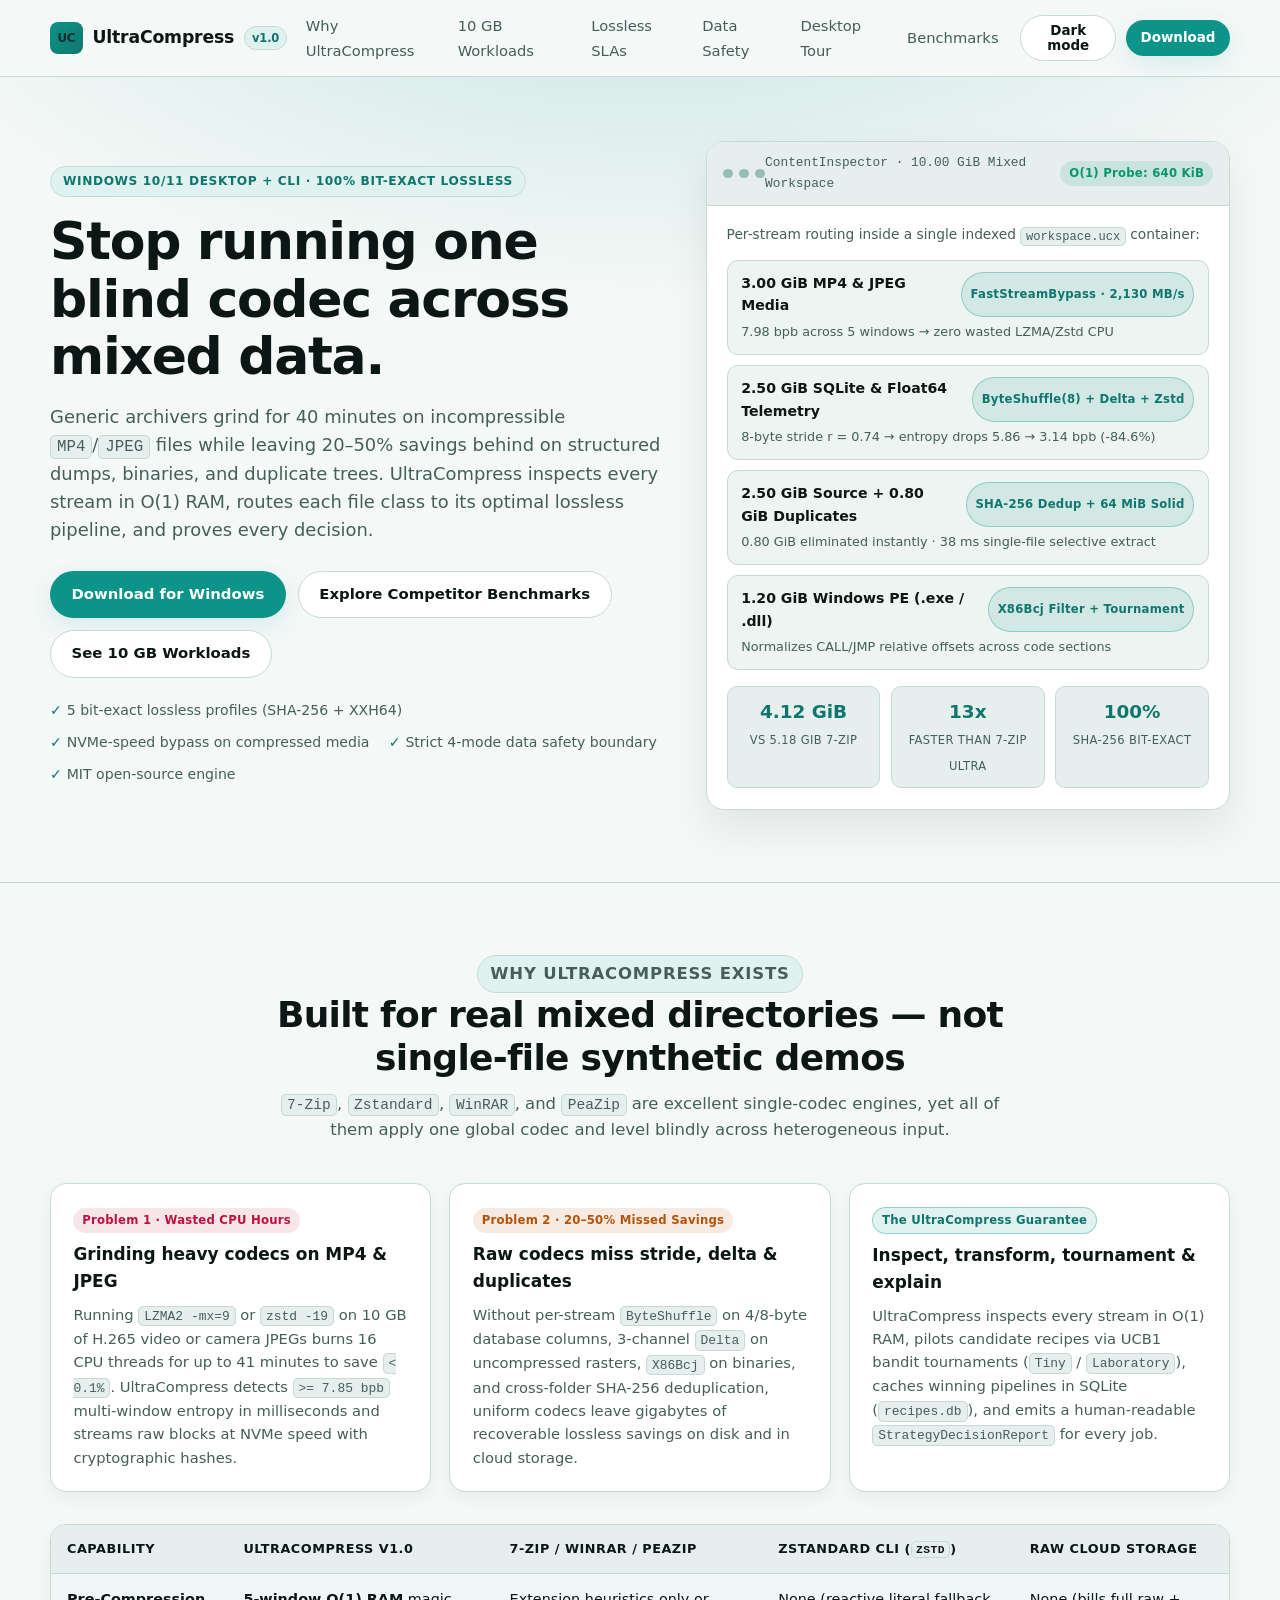
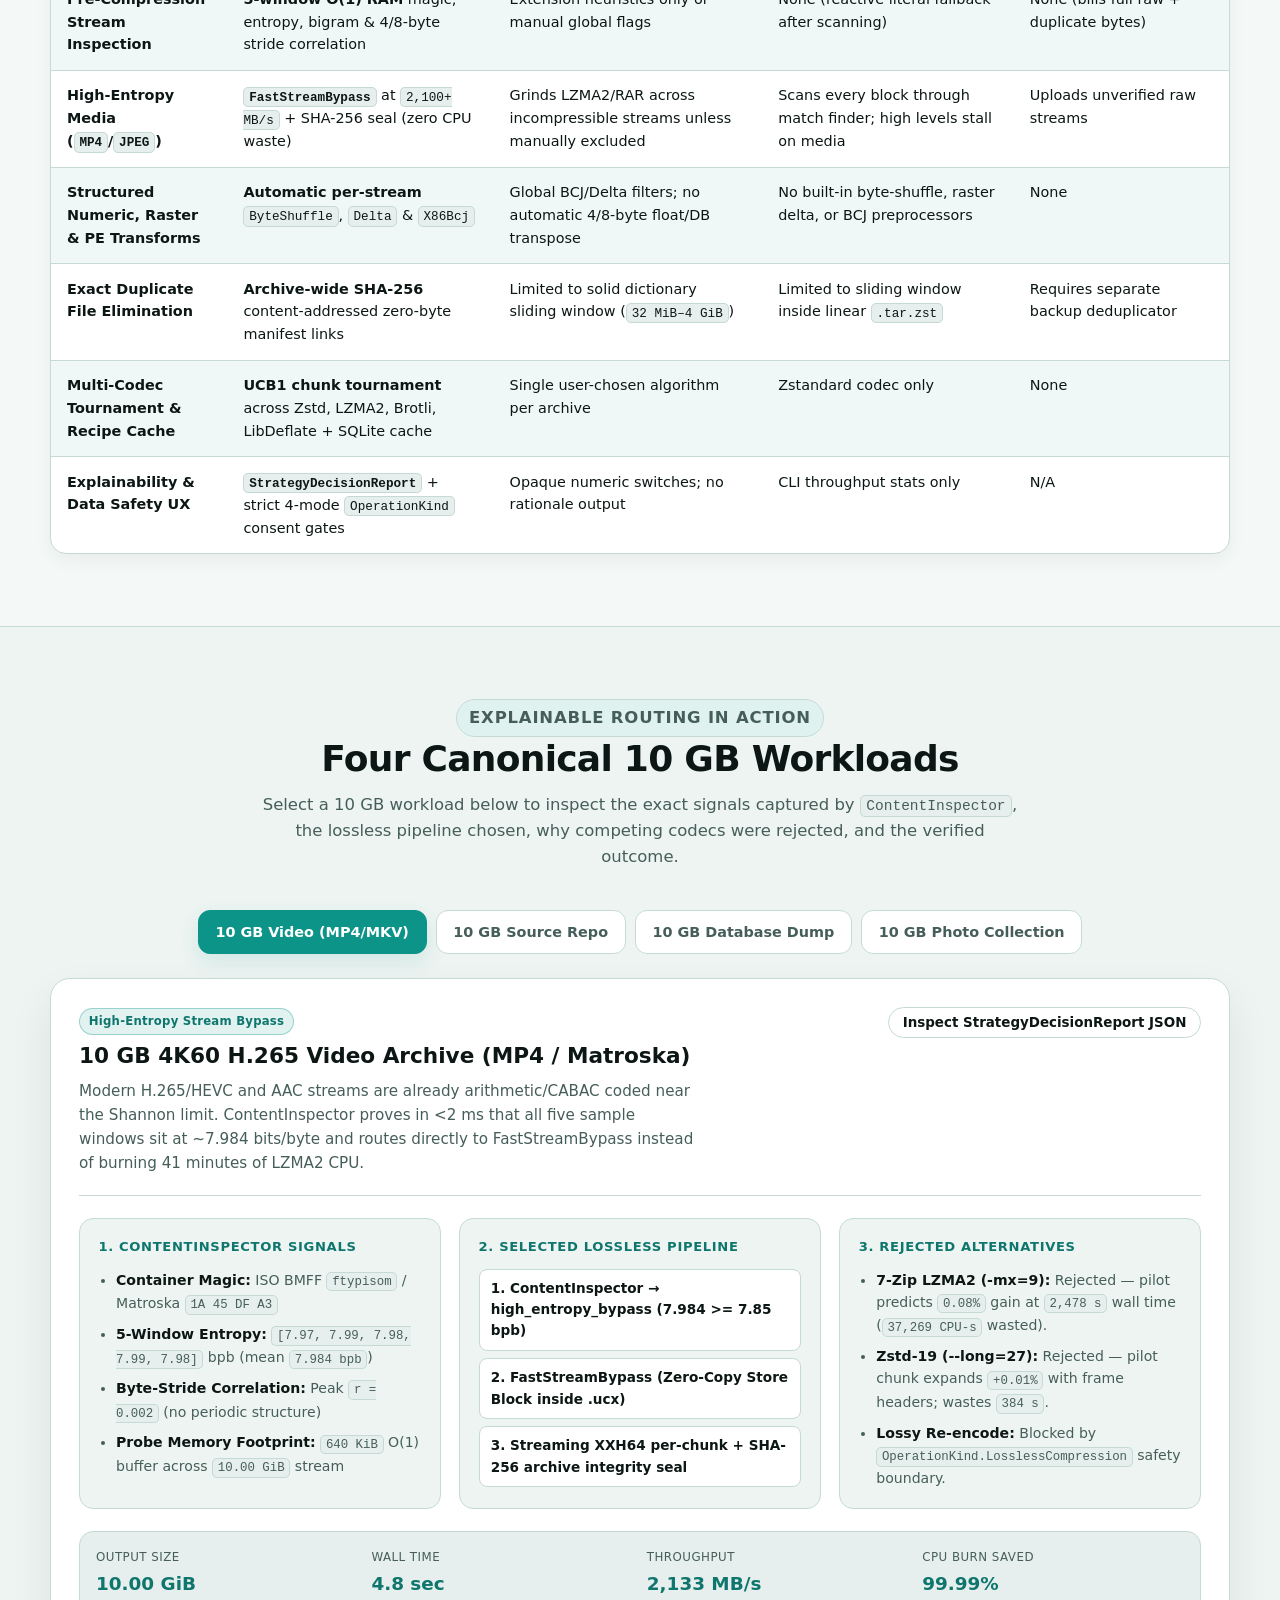
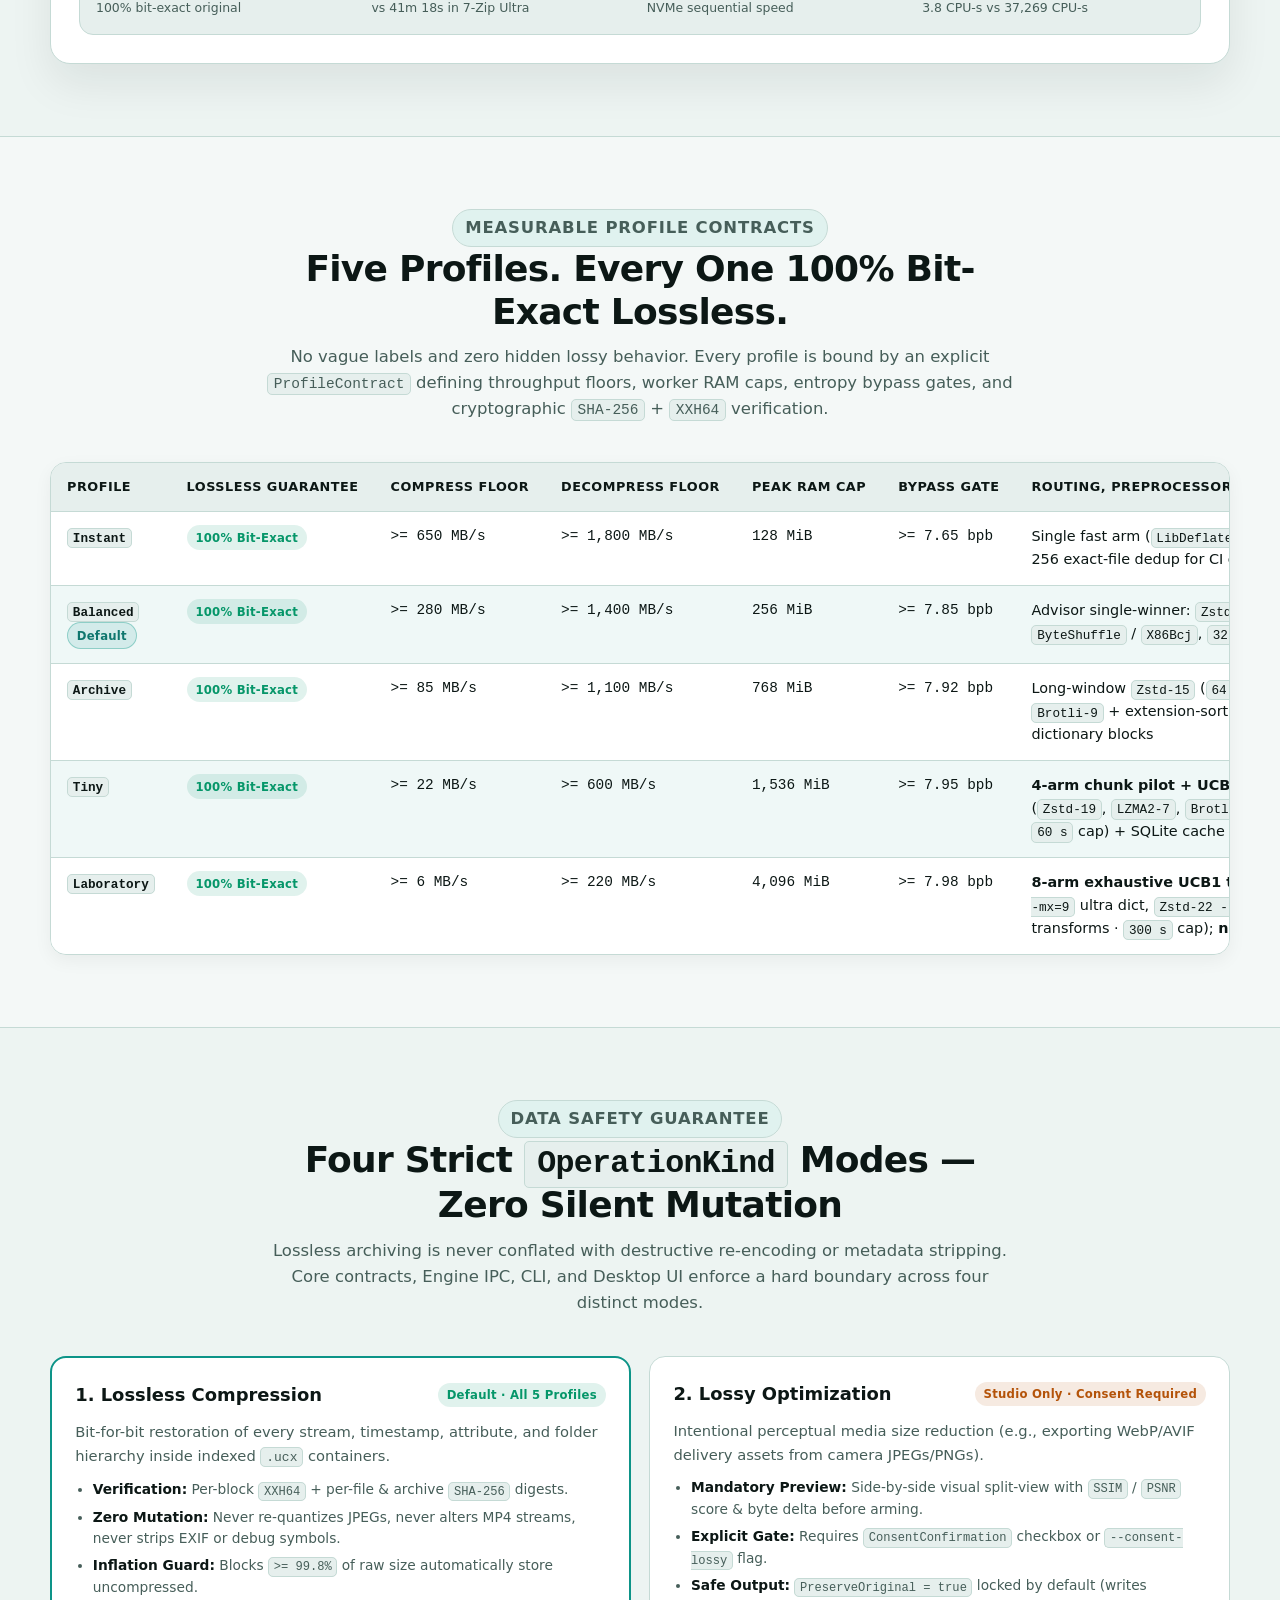
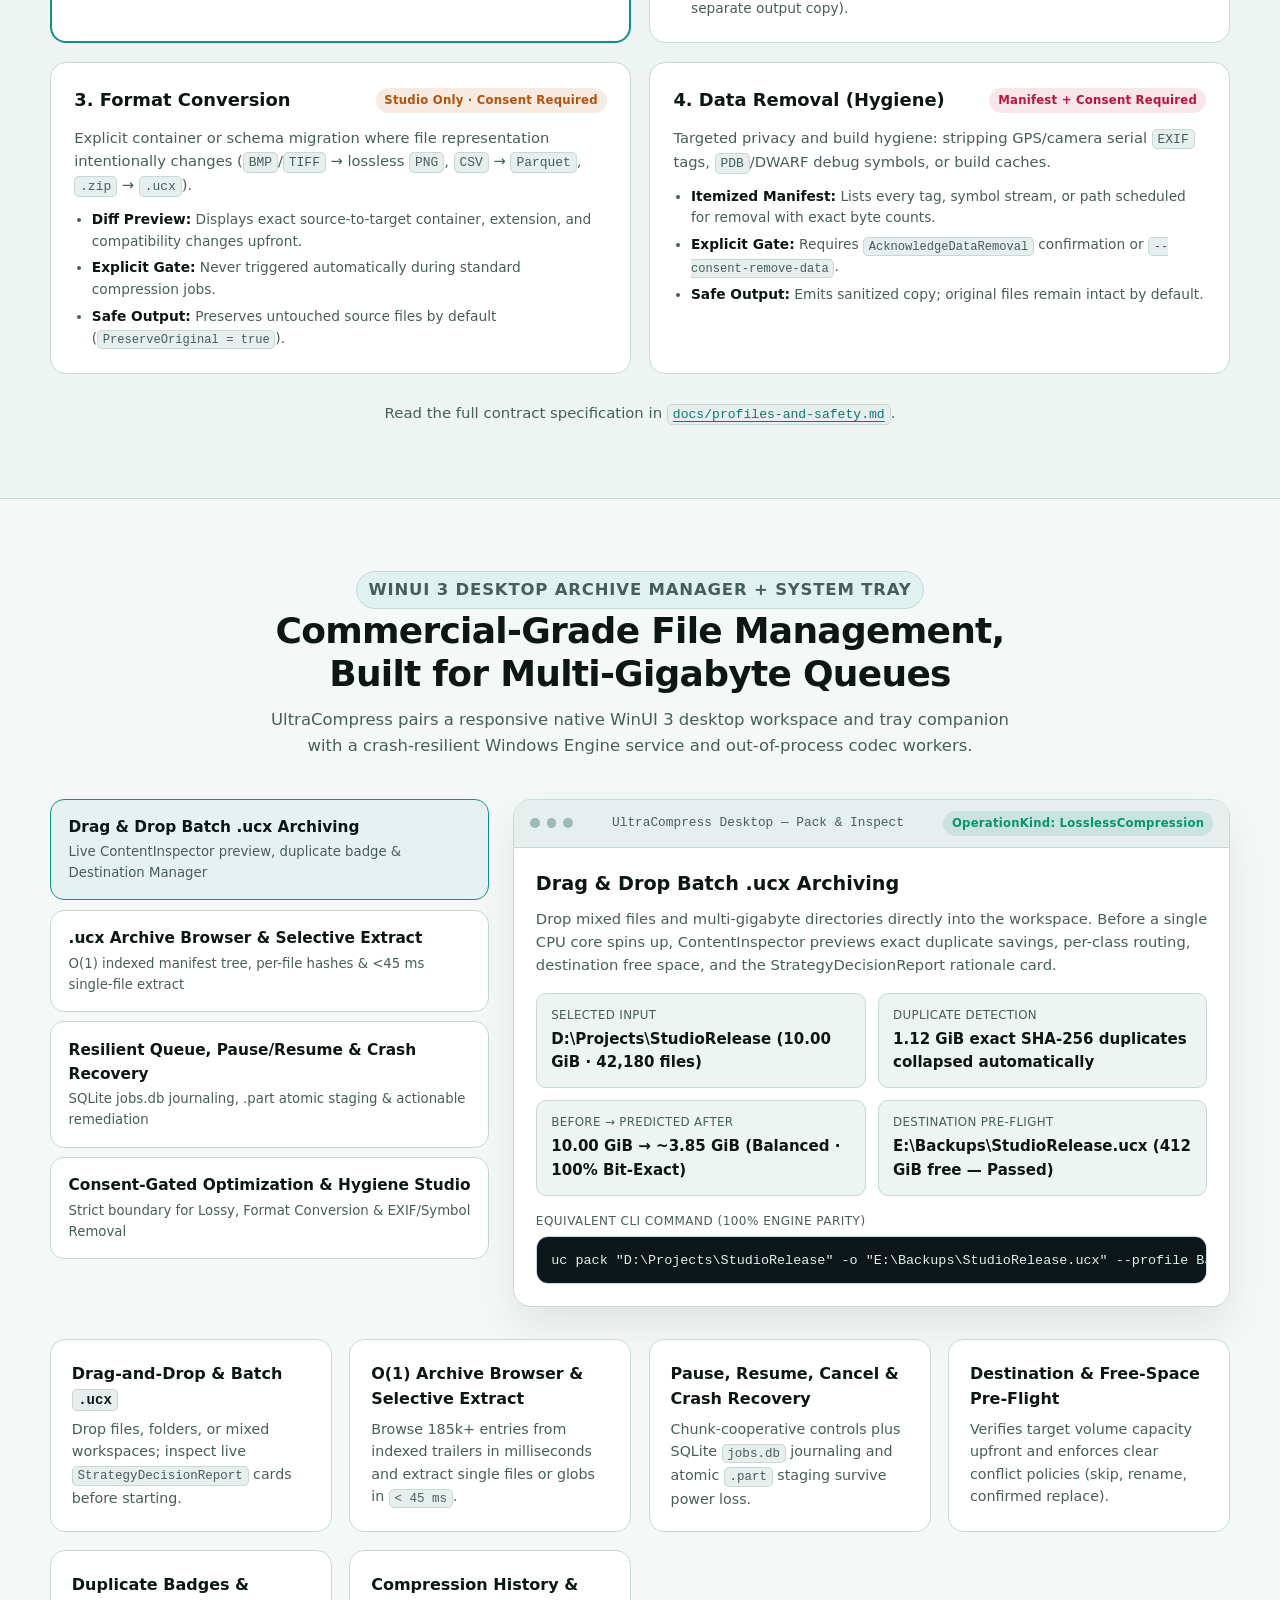
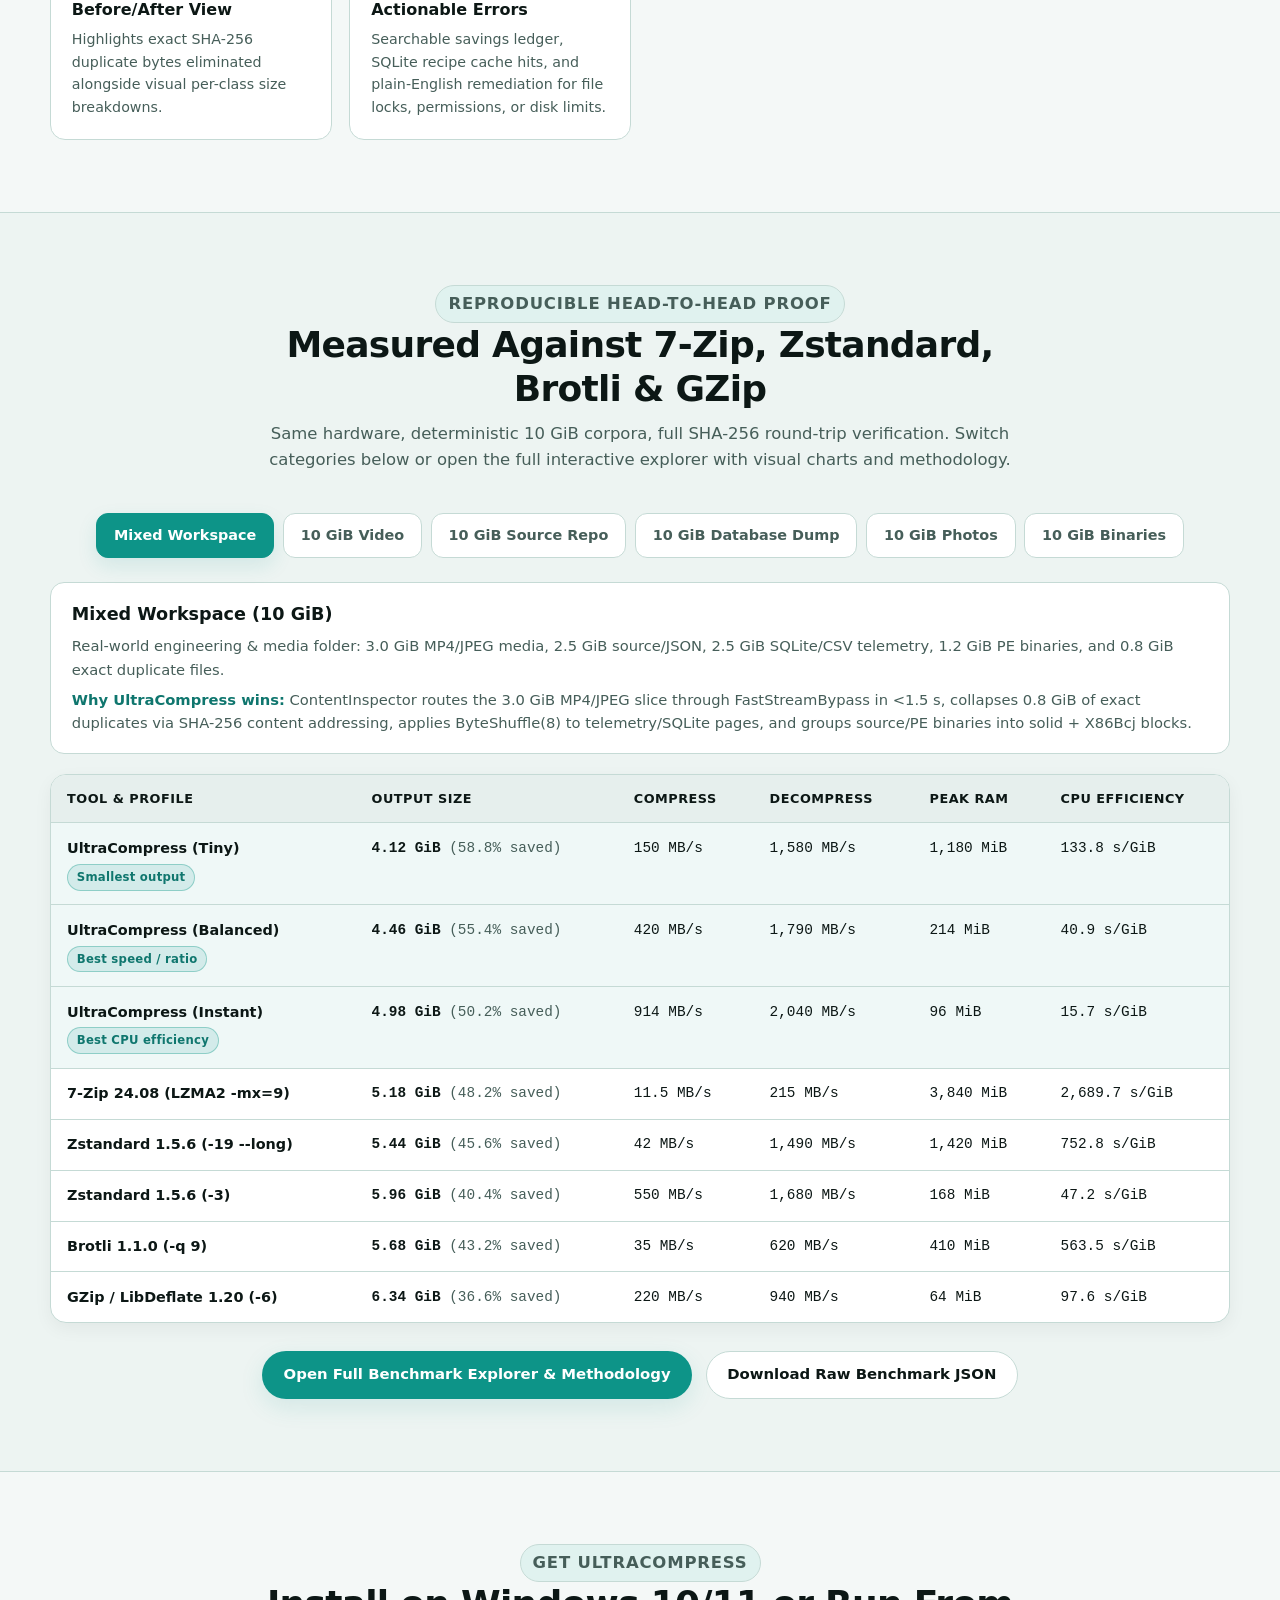
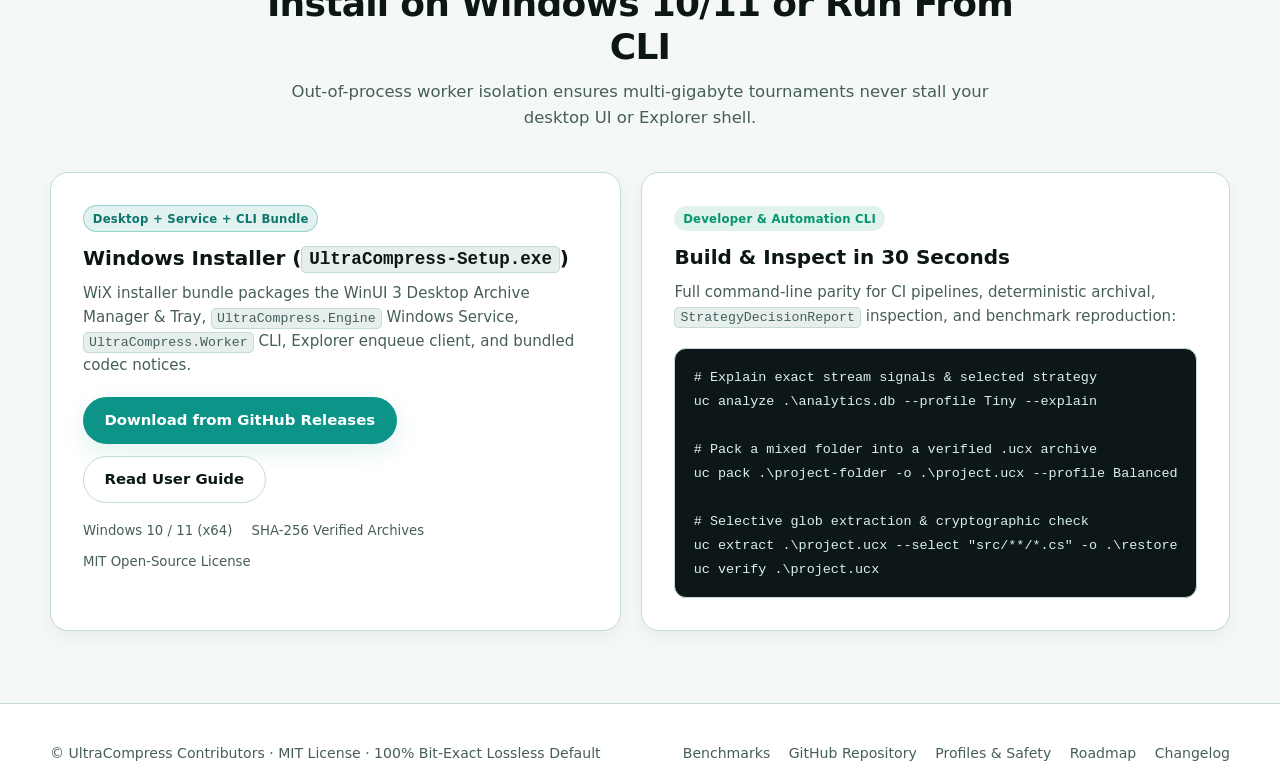
<file: index.html>
<!DOCTYPE html>
<html lang="en" data-theme="dark">
<head>
  <meta charset="utf-8" />
  <meta name="viewport" content="width=device-width, initial-scale=1" />
  <meta name="description" content="UltraCompress — Content-aware Windows archive manager and lossless compression engine. O(1) stream inspection, NVMe high-entropy media bypass, ByteShuffle/Delta/BCJ transforms, SHA-256 deduplication, and reproducible benchmarks." />
  <title>UltraCompress — Content-Aware Lossless Archive Engine &amp; Desktop Manager for Windows</title>
  <link rel="stylesheet" href="assets/style.css" />
  <script src="assets/main.js" defer></script>
</head>
<body data-benchmark-src="data/benchmarks.json">
  <header class="site-header">
    <div class="wrap">
      <nav class="nav-bar" aria-label="Primary">
        <a class="logo" href="#top">
          <span class="logo-mark" aria-hidden="true">UC</span>
          UltraCompress
          <span class="logo-tag">v1.0</span>
        </a>
        <button type="button" class="nav-toggle" data-nav-toggle aria-expanded="false" aria-controls="nav-panel">Menu</button>
        <div class="nav-panel" id="nav-panel" data-nav-panel>
          <ul class="nav-links">
            <li><a href="#why">Why UltraCompress</a></li>
            <li><a href="#workloads">10 GB Workloads</a></li>
            <li><a href="#profiles">Lossless SLAs</a></li>
            <li><a href="#safety">Data Safety</a></li>
            <li><a href="#desktop">Desktop Tour</a></li>
            <li><a href="benchmarks.html">Benchmarks</a></li>
          </ul>
          <div class="nav-actions">
            <button type="button" class="btn btn-ghost btn-sm" data-theme-toggle aria-pressed="true">Light mode</button>
            <a class="btn btn-primary btn-sm" href="#download">Download</a>
          </div>
        </div>
      </nav>
    </div>
  </header>

  <main id="top">
    <!-- Hero -->
    <section class="hero">
      <div class="wrap hero-grid">
        <div>
          <p class="eyebrow">Windows 10/11 Desktop + CLI · 100% Bit-Exact Lossless</p>
          <h1>Stop running one blind codec across mixed data.</h1>
          <p class="hero-lead">
            Generic archivers grind for 40 minutes on incompressible <code>MP4</code>/<code>JPEG</code> files while leaving 20–50% savings behind on structured dumps, binaries, and duplicate trees. UltraCompress inspects every stream in O(1) RAM, routes each file class to its optimal lossless pipeline, and proves every decision.
          </p>
          <div class="hero-cta">
            <a class="btn btn-primary" href="#download">Download for Windows</a>
            <a class="btn btn-ghost" href="benchmarks.html">Explore Competitor Benchmarks</a>
            <a class="btn btn-ghost" href="#workloads">See 10 GB Workloads</a>
          </div>
          <ul class="hero-guarantees">
            <li>5 bit-exact lossless profiles (SHA-256 + XXH64)</li>
            <li>NVMe-speed bypass on compressed media</li>
            <li>Strict 4-mode data safety boundary</li>
            <li>MIT open-source engine</li>
          </ul>
        </div>

        <aside class="inspector-card" aria-label="Live ContentInspector routing preview on a 10 GiB mixed workspace">
          <div class="window-bar">
            <div class="window-dots" aria-hidden="true"><span></span><span></span><span></span></div>
            <span class="mono">ContentInspector · 10.00 GiB Mixed Workspace</span>
            <span class="badge badge-success">O(1) Probe: 640 KiB</span>
          </div>
          <div class="inspector-body">
            <div style="font-size:0.86rem;color:var(--text-muted);">
              Per-stream routing inside a single indexed <code>workspace.ucx</code> container:
            </div>
            <div class="stream-route-list">
              <div class="stream-route-item">
                <strong>3.00 GiB MP4 &amp; JPEG Media</strong>
                <span class="badge badge-accent">FastStreamBypass · 2,130 MB/s</span>
                <div class="stream-route-meta">7.98 bpb across 5 windows → zero wasted LZMA/Zstd CPU</div>
              </div>
              <div class="stream-route-item">
                <strong>2.50 GiB SQLite &amp; Float64 Telemetry</strong>
                <span class="badge badge-accent">ByteShuffle(8) + Delta + Zstd</span>
                <div class="stream-route-meta">8-byte stride r = 0.74 → entropy drops 5.86 → 3.14 bpb (-84.6%)</div>
              </div>
              <div class="stream-route-item">
                <strong>2.50 GiB Source + 0.80 GiB Duplicates</strong>
                <span class="badge badge-accent">SHA-256 Dedup + 64 MiB Solid</span>
                <div class="stream-route-meta">0.80 GiB eliminated instantly · 38 ms single-file selective extract</div>
              </div>
              <div class="stream-route-item">
                <strong>1.20 GiB Windows PE (.exe / .dll)</strong>
                <span class="badge badge-accent">X86Bcj Filter + Tournament</span>
                <div class="stream-route-meta">Normalizes CALL/JMP relative offsets across code sections</div>
              </div>
            </div>
            <div class="stat-row">
              <div class="stat">
                <strong>4.12 GiB</strong>
                <span>vs 5.18 GiB 7-Zip</span>
              </div>
              <div class="stat">
                <strong>13x</strong>
                <span>Faster than 7-Zip Ultra</span>
              </div>
              <div class="stat">
                <strong>100%</strong>
                <span>SHA-256 Bit-Exact</span>
              </div>
            </div>
          </div>
        </aside>
      </div>
    </section>

    <!-- 1. Why UltraCompress Exists -->
    <section id="why" class="section">
      <div class="wrap">
        <header class="section-header">
          <p class="eyebrow">Why UltraCompress Exists</p>
          <h2>Built for real mixed directories — not single-file synthetic demos</h2>
          <p>
            <code>7-Zip</code>, <code>Zstandard</code>, <code>WinRAR</code>, and <code>PeaZip</code> are excellent single-codec engines, yet all of them apply one global codec and level blindly across heterogeneous input.
          </p>
        </header>

        <div class="why-grid">
          <article class="why-card">
            <span class="badge badge-danger">Problem 1 · Wasted CPU Hours</span>
            <h3>Grinding heavy codecs on MP4 &amp; JPEG</h3>
            <p>
              Running <code>LZMA2 -mx=9</code> or <code>zstd -19</code> on 10 GB of H.265 video or camera JPEGs burns 16 CPU threads for up to 41 minutes to save <code>&lt; 0.1%</code>. UltraCompress detects <code>&gt;= 7.85 bpb</code> multi-window entropy in milliseconds and streams raw blocks at NVMe speed with cryptographic hashes.
            </p>
          </article>
          <article class="why-card">
            <span class="badge badge-warn">Problem 2 · 20–50% Missed Savings</span>
            <h3>Raw codecs miss stride, delta &amp; duplicates</h3>
            <p>
              Without per-stream <code>ByteShuffle</code> on 4/8-byte database columns, 3-channel <code>Delta</code> on uncompressed rasters, <code>X86Bcj</code> on binaries, and cross-folder SHA-256 deduplication, uniform codecs leave gigabytes of recoverable lossless savings on disk and in cloud storage.
            </p>
          </article>
          <article class="why-card">
            <span class="badge badge-accent">The UltraCompress Guarantee</span>
            <h3>Inspect, transform, tournament &amp; explain</h3>
            <p>
              UltraCompress inspects every stream in O(1) RAM, pilots candidate recipes via UCB1 bandit tournaments (<code>Tiny</code> / <code>Laboratory</code>), caches winning pipelines in SQLite (<code>recipes.db</code>), and emits a human-readable <code>StrategyDecisionReport</code> for every job.
            </p>
          </article>
        </div>

        <div class="table-shell">
          <table class="data-table">
            <thead>
              <tr>
                <th>Capability</th>
                <th>UltraCompress v1.0</th>
                <th>7-Zip / WinRAR / PeaZip</th>
                <th>Zstandard CLI (<code>zstd</code>)</th>
                <th>Raw Cloud Storage</th>
              </tr>
            </thead>
            <tbody>
              <tr class="is-uc">
                <td><strong>Pre-Compression Stream Inspection</strong></td>
                <td><strong>5-window O(1) RAM</strong> magic, entropy, bigram &amp; 4/8-byte stride correlation</td>
                <td>Extension heuristics only or manual global flags</td>
                <td>None (reactive literal fallback after scanning)</td>
                <td>None (bills full raw + duplicate bytes)</td>
              </tr>
              <tr>
                <td><strong>High-Entropy Media (<code>MP4</code>/<code>JPEG</code>)</strong></td>
                <td><strong><code>FastStreamBypass</code></strong> at <code>2,100+ MB/s</code> + SHA-256 seal (zero CPU waste)</td>
                <td>Grinds LZMA2/RAR across incompressible streams unless manually excluded</td>
                <td>Scans every block through match finder; high levels stall on media</td>
                <td>Uploads unverified raw streams</td>
              </tr>
              <tr class="is-uc">
                <td><strong>Structured Numeric, Raster &amp; PE Transforms</strong></td>
                <td><strong>Automatic per-stream</strong> <code>ByteShuffle</code>, <code>Delta</code> &amp; <code>X86Bcj</code></td>
                <td>Global BCJ/Delta filters; no automatic 4/8-byte float/DB transpose</td>
                <td>No built-in byte-shuffle, raster delta, or BCJ preprocessors</td>
                <td>None</td>
              </tr>
              <tr>
                <td><strong>Exact Duplicate File Elimination</strong></td>
                <td><strong>Archive-wide SHA-256</strong> content-addressed zero-byte manifest links</td>
                <td>Limited to solid dictionary sliding window (<code>32 MiB–4 GiB</code>)</td>
                <td>Limited to sliding window inside linear <code>.tar.zst</code></td>
                <td>Requires separate backup deduplicator</td>
              </tr>
              <tr class="is-uc">
                <td><strong>Multi-Codec Tournament &amp; Recipe Cache</strong></td>
                <td><strong>UCB1 chunk tournament</strong> across Zstd, LZMA2, Brotli, LibDeflate + SQLite cache</td>
                <td>Single user-chosen algorithm per archive</td>
                <td>Zstandard codec only</td>
                <td>None</td>
              </tr>
              <tr>
                <td><strong>Explainability &amp; Data Safety UX</strong></td>
                <td><strong><code>StrategyDecisionReport</code></strong> + strict 4-mode <code>OperationKind</code> consent gates</td>
                <td>Opaque numeric switches; no rationale output</td>
                <td>CLI throughput stats only</td>
                <td>N/A</td>
              </tr>
            </tbody>
          </table>
        </div>
      </div>
    </section>

    <!-- 2. Four Canonical 10 GB Workloads Interactive Showcase -->
    <section id="workloads" class="section section-alt">
      <div class="wrap" data-workload-explorer>
        <header class="section-header">
          <p class="eyebrow">Explainable Routing in Action</p>
          <h2>Four Canonical 10 GB Workloads</h2>
          <p>
            Select a 10 GB workload below to inspect the exact signals captured by <code>ContentInspector</code>, the lossless pipeline chosen, why competing codecs were rejected, and the verified outcome.
          </p>
        </header>

        <div class="tab-bar" role="tablist" aria-label="Canonical 10 GB Workloads" data-workload-tabs>
          <!-- Populated interactively by assets/main.js -->
        </div>

        <div class="workload-panel" role="tabpanel" data-workload-panel>
          <noscript>
            <h3>Four Canonical 10 GB Workloads Summary</h3>
            <ul>
              <li><strong>10 GB Video (MP4/MKV):</strong> 7.984 bpb entropy → <code>FastStreamBypass</code> in 4.8 s (2,133 MB/s) vs 41m 18s in 7-Zip Ultra.</li>
              <li><strong>10 GB Source Repository:</strong> SHA-256 dedup (-1.84 GiB) + 64 MiB extension-sorted solid blocks → 1.04 GiB output, 38 ms single-file selective extract.</li>
              <li><strong>10 GB Database Dump:</strong> 8-byte stride r = 0.74 → <code>ByteShuffle(8)</code> + <code>Delta</code> + <code>Zstd-19</code> → 1.54 GiB (38% smaller than raw Zstd-19).</li>
              <li><strong>10 GB Photo Collection:</strong> Heterogeneous <code>.ucx</code> split — JPEG/HEIC stored losslessly at NVMe speed, RAW/TIFF compressed with 3-ch Delta+Zstd, 0.70 GiB burst dupes deduplicated → 7.58 GiB in 19.9 s.</li>
            </ul>
          </noscript>
        </div>
      </div>
    </section>

    <!-- 3. Measurable Lossless Profile SLAs -->
    <section id="profiles" class="section">
      <div class="wrap">
        <header class="section-header">
          <p class="eyebrow">Measurable Profile Contracts</p>
          <h2>Five Profiles. Every One 100% Bit-Exact Lossless.</h2>
          <p>
            No vague labels and zero hidden lossy behavior. Every profile is bound by an explicit <code>ProfileContract</code> defining throughput floors, worker RAM caps, entropy bypass gates, and cryptographic <code>SHA-256</code> + <code>XXH64</code> verification.
          </p>
        </header>

        <div class="table-shell">
          <table class="data-table">
            <thead>
              <tr>
                <th>Profile</th>
                <th>Lossless Guarantee</th>
                <th>Compress Floor</th>
                <th>Decompress Floor</th>
                <th>Peak RAM Cap</th>
                <th>Bypass Gate</th>
                <th>Routing, Preprocessors &amp; Search Budget</th>
              </tr>
            </thead>
            <tbody>
              <tr>
                <td><strong><code>Instant</code></strong></td>
                <td><span class="badge badge-success">100% Bit-Exact</span></td>
                <td class="mono">&gt;= 650 MB/s</td>
                <td class="mono">&gt;= 1,800 MB/s</td>
                <td class="mono">128 MiB</td>
                <td class="mono">&gt;= 7.65 bpb</td>
                <td>Single fast arm (<code>LibDeflate</code> / <code>Zstd-1</code>) + SHA-256 exact-file dedup for CI caches &amp; staging</td>
              </tr>
              <tr class="is-uc">
                <td><strong><code>Balanced</code></strong> <span class="badge badge-accent">Default</span></td>
                <td><span class="badge badge-success">100% Bit-Exact</span></td>
                <td class="mono">&gt;= 280 MB/s</td>
                <td class="mono">&gt;= 1,400 MB/s</td>
                <td class="mono">256 MiB</td>
                <td class="mono">&gt;= 7.85 bpb</td>
                <td>Advisor single-winner: <code>Zstd-5</code>, per-class <code>Delta</code> / <code>ByteShuffle</code> / <code>X86Bcj</code>, <code>32 MiB</code> solid blocks</td>
              </tr>
              <tr>
                <td><strong><code>Archive</code></strong></td>
                <td><span class="badge badge-success">100% Bit-Exact</span></td>
                <td class="mono">&gt;= 85 MB/s</td>
                <td class="mono">&gt;= 1,100 MB/s</td>
                <td class="mono">768 MiB</td>
                <td class="mono">&gt;= 7.92 bpb</td>
                <td>Long-window <code>Zstd-15</code> (<code>64 MiB</code> window) / <code>Brotli-9</code> + extension-sorted <code>64 MiB</code> solid dictionary blocks</td>
              </tr>
              <tr class="is-uc">
                <td><strong><code>Tiny</code></strong></td>
                <td><span class="badge badge-success">100% Bit-Exact</span></td>
                <td class="mono">&gt;= 22 MB/s</td>
                <td class="mono">&gt;= 600 MB/s</td>
                <td class="mono">1,536 MiB</td>
                <td class="mono">&gt;= 7.95 bpb</td>
                <td><strong>4-arm chunk pilot + UCB1 tournament</strong> (<code>Zstd-19</code>, <code>LZMA2-7</code>, <code>Brotli-11</code>, <code>Shuffle+Zstd</code> · <code>60 s</code> cap) + SQLite cache</td>
              </tr>
              <tr>
                <td><strong><code>Laboratory</code></strong></td>
                <td><span class="badge badge-success">100% Bit-Exact</span></td>
                <td class="mono">&gt;= 6 MB/s</td>
                <td class="mono">&gt;= 220 MB/s</td>
                <td class="mono">4,096 MiB</td>
                <td class="mono">&gt;= 7.98 bpb</td>
                <td><strong>8-arm exhaustive UCB1 tournament</strong> (<code>LZMA2 -mx=9</code> ultra dict, <code>Zstd-22 --ultra</code>, chained transforms · <code>300 s</code> cap); <strong>never lossy</strong></td>
              </tr>
            </tbody>
          </table>
        </div>
      </div>
    </section>

    <!-- 4. Strict Four-Mode Data Safety Guarantee -->
    <section id="safety" class="section section-alt">
      <div class="wrap">
        <header class="section-header">
          <p class="eyebrow">Data Safety Guarantee</p>
          <h2>Four Strict <code>OperationKind</code> Modes — Zero Silent Mutation</h2>
          <p>
            Lossless archiving is never conflated with destructive re-encoding or metadata stripping. Core contracts, Engine IPC, CLI, and Desktop UI enforce a hard boundary across four distinct modes.
          </p>
        </header>

        <div class="safety-grid">
          <article class="safety-card is-default">
            <div class="safety-card-head">
              <h3>1. Lossless Compression</h3>
              <span class="badge badge-success">Default · All 5 Profiles</span>
            </div>
            <p>
              Bit-for-bit restoration of every stream, timestamp, attribute, and folder hierarchy inside indexed <code>.ucx</code> containers.
            </p>
            <ul class="safety-rules">
              <li><strong>Verification:</strong> Per-block <code>XXH64</code> + per-file &amp; archive <code>SHA-256</code> digests.</li>
              <li><strong>Zero Mutation:</strong> Never re-quantizes JPEGs, never alters MP4 streams, never strips EXIF or debug symbols.</li>
              <li><strong>Inflation Guard:</strong> Blocks <code>&gt;= 99.8%</code> of raw size automatically store uncompressed.</li>
            </ul>
          </article>

          <article class="safety-card">
            <div class="safety-card-head">
              <h3>2. Lossy Optimization</h3>
              <span class="badge badge-warn">Studio Only · Consent Required</span>
            </div>
            <p>
              Intentional perceptual media size reduction (e.g., exporting WebP/AVIF delivery assets from camera JPEGs/PNGs).
            </p>
            <ul class="safety-rules">
              <li><strong>Mandatory Preview:</strong> Side-by-side visual split-view with <code>SSIM</code> / <code>PSNR</code> score &amp; byte delta before arming.</li>
              <li><strong>Explicit Gate:</strong> Requires <code>ConsentConfirmation</code> checkbox or <code>--consent-lossy</code> flag.</li>
              <li><strong>Safe Output:</strong> <code>PreserveOriginal = true</code> locked by default (writes separate output copy).</li>
            </ul>
          </article>

          <article class="safety-card">
            <div class="safety-card-head">
              <h3>3. Format Conversion</h3>
              <span class="badge badge-warn">Studio Only · Consent Required</span>
            </div>
            <p>
              Explicit container or schema migration where file representation intentionally changes (<code>BMP</code>/<code>TIFF</code> → lossless <code>PNG</code>, <code>CSV</code> → <code>Parquet</code>, <code>.zip</code> → <code>.ucx</code>).
            </p>
            <ul class="safety-rules">
              <li><strong>Diff Preview:</strong> Displays exact source-to-target container, extension, and compatibility changes upfront.</li>
              <li><strong>Explicit Gate:</strong> Never triggered automatically during standard compression jobs.</li>
              <li><strong>Safe Output:</strong> Preserves untouched source files by default (<code>PreserveOriginal = true</code>).</li>
            </ul>
          </article>

          <article class="safety-card">
            <div class="safety-card-head">
              <h3>4. Data Removal (Hygiene)</h3>
              <span class="badge badge-danger">Manifest + Consent Required</span>
            </div>
            <p>
              Targeted privacy and build hygiene: stripping GPS/camera serial <code>EXIF</code> tags, <code>PDB</code>/DWARF debug symbols, or build caches.
            </p>
            <ul class="safety-rules">
              <li><strong>Itemized Manifest:</strong> Lists every tag, symbol stream, or path scheduled for removal with exact byte counts.</li>
              <li><strong>Explicit Gate:</strong> Requires <code>AcknowledgeDataRemoval</code> confirmation or <code>--consent-remove-data</code>.</li>
              <li><strong>Safe Output:</strong> Emits sanitized copy; original files remain intact by default.</li>
            </ul>
          </article>
        </div>

        <p style="text-align:center;margin:1.75rem 0 0;font-size:0.93rem;color:var(--text-muted);">
          Read the full contract specification in
          <a href="https://github.com/windfastt/ultracompress/blob/main/docs/profiles-and-safety.md"><code>docs/profiles-and-safety.md</code></a>.
        </p>
      </div>
    </section>

    <!-- 5. Desktop Archive Manager Tour -->
    <section id="desktop" class="section">
      <div class="wrap">
        <header class="section-header">
          <p class="eyebrow">WinUI 3 Desktop Archive Manager + System Tray</p>
          <h2>Commercial-Grade File Management, Built for Multi-Gigabyte Queues</h2>
          <p>
            UltraCompress pairs a responsive native WinUI 3 desktop workspace and tray companion with a crash-resilient Windows Engine service and out-of-process codec workers.
          </p>
        </header>

        <div class="desktop-showcase" data-desktop-tour>
          <div class="desktop-nav" role="tablist" aria-label="Desktop Workspace Views" data-desktop-nav>
            <!-- Populated interactively by assets/main.js -->
          </div>
          <div class="desktop-mock" role="tabpanel" data-desktop-view>
            <noscript>
              <div class="desktop-mock-body">
                <h3>UltraCompress Desktop Workspace</h3>
                <p>Includes Pack &amp; Inspect, O(1) .ucx Archive Browser, Resilient Queue with SQLite Crash Recovery, Searchable History, and the consent-gated Optimization Studio.</p>
              </div>
            </noscript>
          </div>
        </div>

        <div class="feature-grid">
          <article class="feature-card">
            <h3>Drag-and-Drop &amp; Batch <code>.ucx</code></h3>
            <p>Drop files, folders, or mixed workspaces; inspect live <code>StrategyDecisionReport</code> cards before starting.</p>
          </article>
          <article class="feature-card">
            <h3>O(1) Archive Browser &amp; Selective Extract</h3>
            <p>Browse 185k+ entries from indexed trailers in milliseconds and extract single files or globs in <code>&lt; 45 ms</code>.</p>
          </article>
          <article class="feature-card">
            <h3>Pause, Resume, Cancel &amp; Crash Recovery</h3>
            <p>Chunk-cooperative controls plus SQLite <code>jobs.db</code> journaling and atomic <code>.part</code> staging survive power loss.</p>
          </article>
          <article class="feature-card">
            <h3>Destination &amp; Free-Space Pre-Flight</h3>
            <p>Verifies target volume capacity upfront and enforces clear conflict policies (skip, rename, confirmed replace).</p>
          </article>
          <article class="feature-card">
            <h3>Duplicate Badges &amp; Before/After View</h3>
            <p>Highlights exact SHA-256 duplicate bytes eliminated alongside visual per-class size breakdowns.</p>
          </article>
          <article class="feature-card">
            <h3>Compression History &amp; Actionable Errors</h3>
            <p>Searchable savings ledger, SQLite recipe cache hits, and plain-English remediation for file locks, permissions, or disk limits.</p>
          </article>
        </div>
      </div>
    </section>

    <!-- 6. Live Benchmark Evidence Preview -->
    <section id="benchmarks-preview" class="section section-alt">
      <div class="wrap" data-benchmark-preview>
        <header class="section-header">
          <p class="eyebrow">Reproducible Head-to-Head Proof</p>
          <h2>Measured Against 7-Zip, Zstandard, Brotli &amp; GZip</h2>
          <p>
            Same hardware, deterministic 10 GiB corpora, full SHA-256 round-trip verification. Switch categories below or open the full interactive explorer with visual charts and methodology.
          </p>
        </header>

        <div class="tab-bar" role="tablist" aria-label="Benchmark Workload Categories" data-preview-tabs></div>
        <div data-preview-body></div>

        <div style="text-align:center;margin-top:1.75rem;display:flex;justify-content:center;gap:0.85rem;flex-wrap:wrap;">
          <a class="btn btn-primary" href="benchmarks.html">Open Full Benchmark Explorer &amp; Methodology</a>
          <a class="btn btn-ghost" href="data/benchmarks.json">Download Raw Benchmark JSON</a>
        </div>
      </div>
    </section>

    <!-- 7. Architecture & Download -->
    <section id="download" class="section">
      <div class="wrap">
        <header class="section-header">
          <p class="eyebrow">Get UltraCompress</p>
          <h2>Install on Windows 10/11 or Run From CLI</h2>
          <p>
            Out-of-process worker isolation ensures multi-gigabyte tournaments never stall your desktop UI or Explorer shell.
          </p>
        </header>

        <div class="download-grid">
          <div class="download-panel">
            <span class="badge badge-accent">Desktop + Service + CLI Bundle</span>
            <h3 style="margin-top:0.65rem;">Windows Installer (<code>UltraCompress-Setup.exe</code>)</h3>
            <p>
              WiX installer bundle packages the WinUI 3 Desktop Archive Manager &amp; Tray, <code>UltraCompress.Engine</code> Windows Service, <code>UltraCompress.Worker</code> CLI, Explorer enqueue client, and bundled codec notices.
            </p>
            <div style="display:flex;gap:0.75rem;flex-wrap:wrap;">
              <a class="btn btn-primary" href="https://github.com/windfastt/ultracompress/releases">Download from GitHub Releases</a>
              <a class="btn btn-ghost" href="https://github.com/windfastt/ultracompress/blob/main/docs/USER.md">Read User Guide</a>
            </div>
            <div class="download-meta">
              <span>Windows 10 / 11 (x64)</span>
              <span>SHA-256 Verified Archives</span>
              <span>MIT Open-Source License</span>
            </div>
          </div>

          <div class="download-panel">
            <span class="badge badge-success">Developer &amp; Automation CLI</span>
            <h3 style="margin-top:0.65rem;">Build &amp; Inspect in 30 Seconds</h3>
            <p>
              Full command-line parity for CI pipelines, deterministic archival, <code>StrategyDecisionReport</code> inspection, and benchmark reproduction:
            </p>
            <pre class="code-block" style="margin-top:0;"><code># Explain exact stream signals &amp; selected strategy
uc analyze .\analytics.db --profile Tiny --explain

# Pack a mixed folder into a verified .ucx archive
uc pack .\project-folder -o .\project.ucx --profile Balanced

# Selective glob extraction &amp; cryptographic check
uc extract .\project.ucx --select "src/**/*.cs" -o .\restore
uc verify .\project.ucx</code></pre>
          </div>
        </div>
      </div>
    </section>
  </main>

  <footer class="site-footer">
    <div class="wrap footer-inner">
      <span>© UltraCompress Contributors · MIT License · 100% Bit-Exact Lossless Default</span>
      <ul class="footer-links">
        <li><a href="benchmarks.html">Benchmarks</a></li>
        <li><a href="https://github.com/windfastt/ultracompress">GitHub Repository</a></li>
        <li><a href="https://github.com/windfastt/ultracompress/blob/main/docs/profiles-and-safety.md">Profiles &amp; Safety</a></li>
        <li><a href="https://github.com/windfastt/ultracompress/blob/main/docs/release-roadmap.md">Roadmap</a></li>
        <li><a href="https://github.com/windfastt/ultracompress/blob/main/CHANGELOG.md">Changelog</a></li>
      </ul>
    </div>
  </footer>
</body>
</html>
</file>
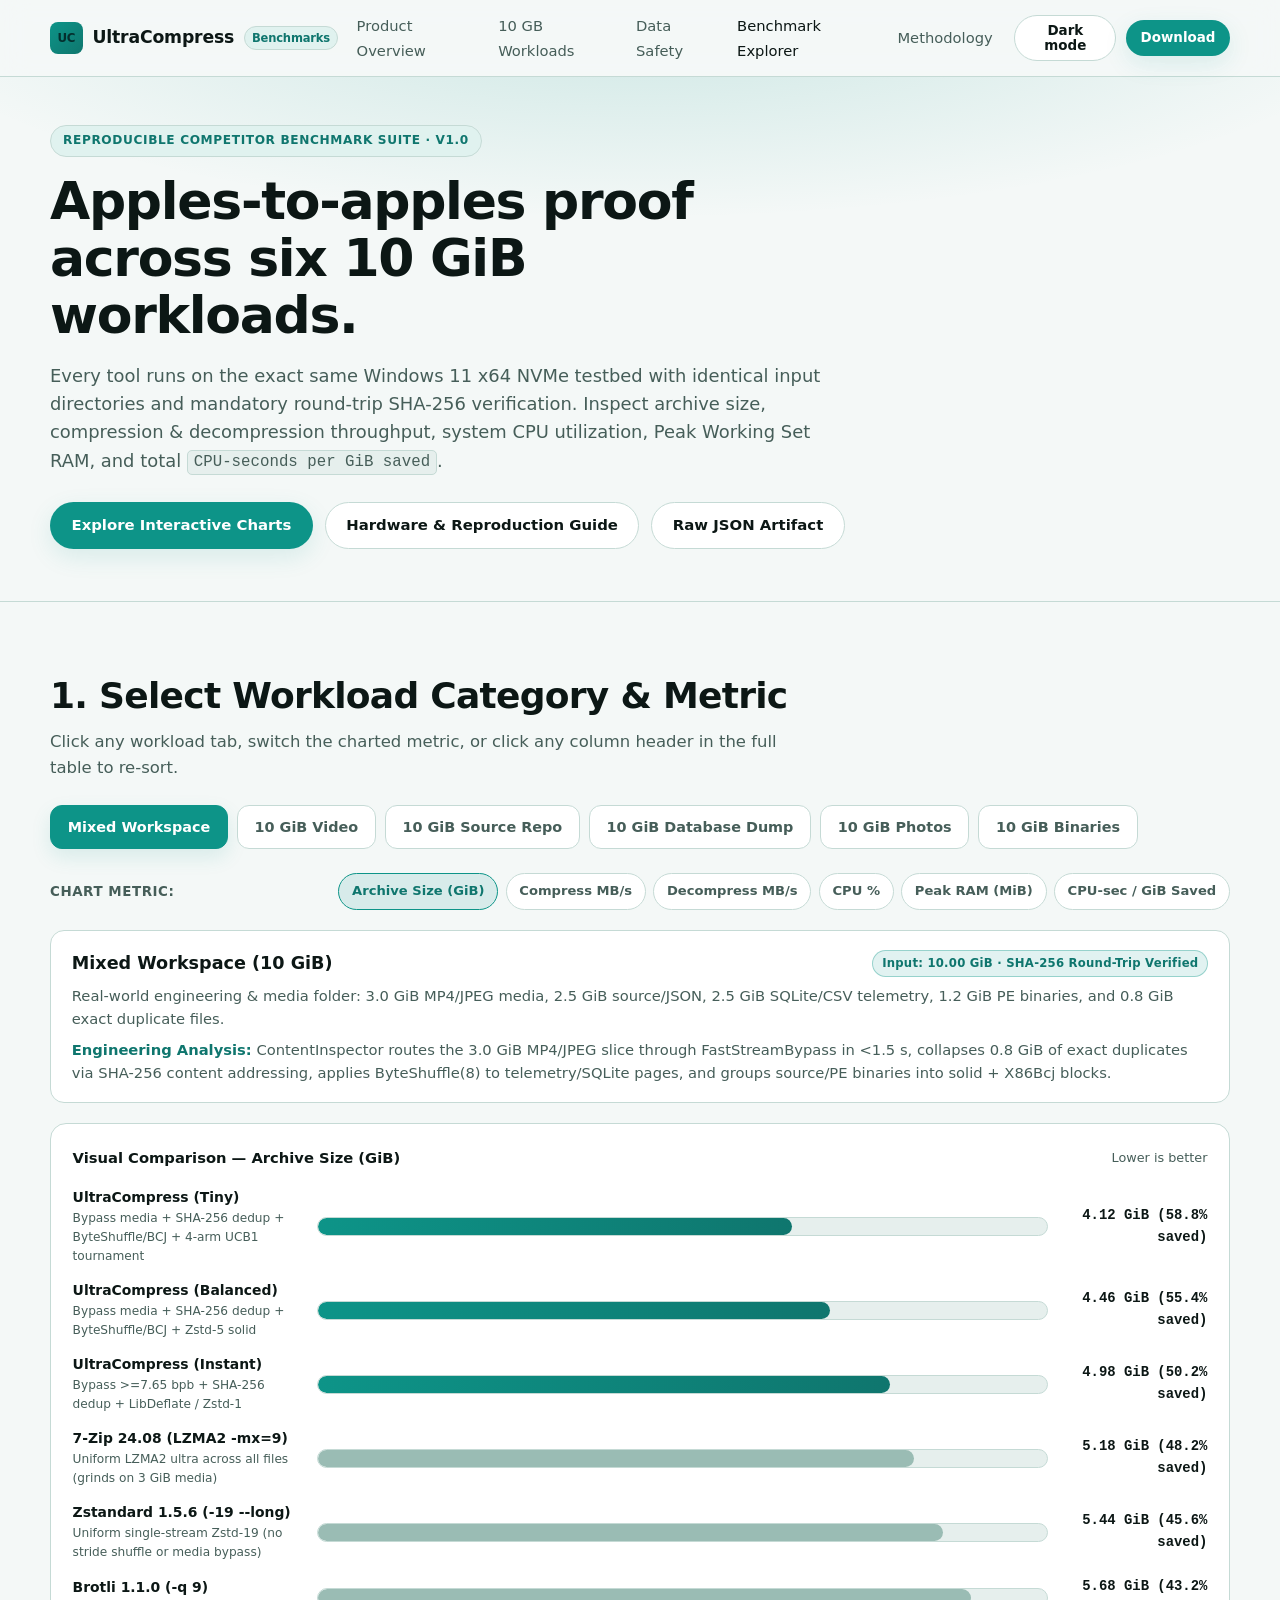
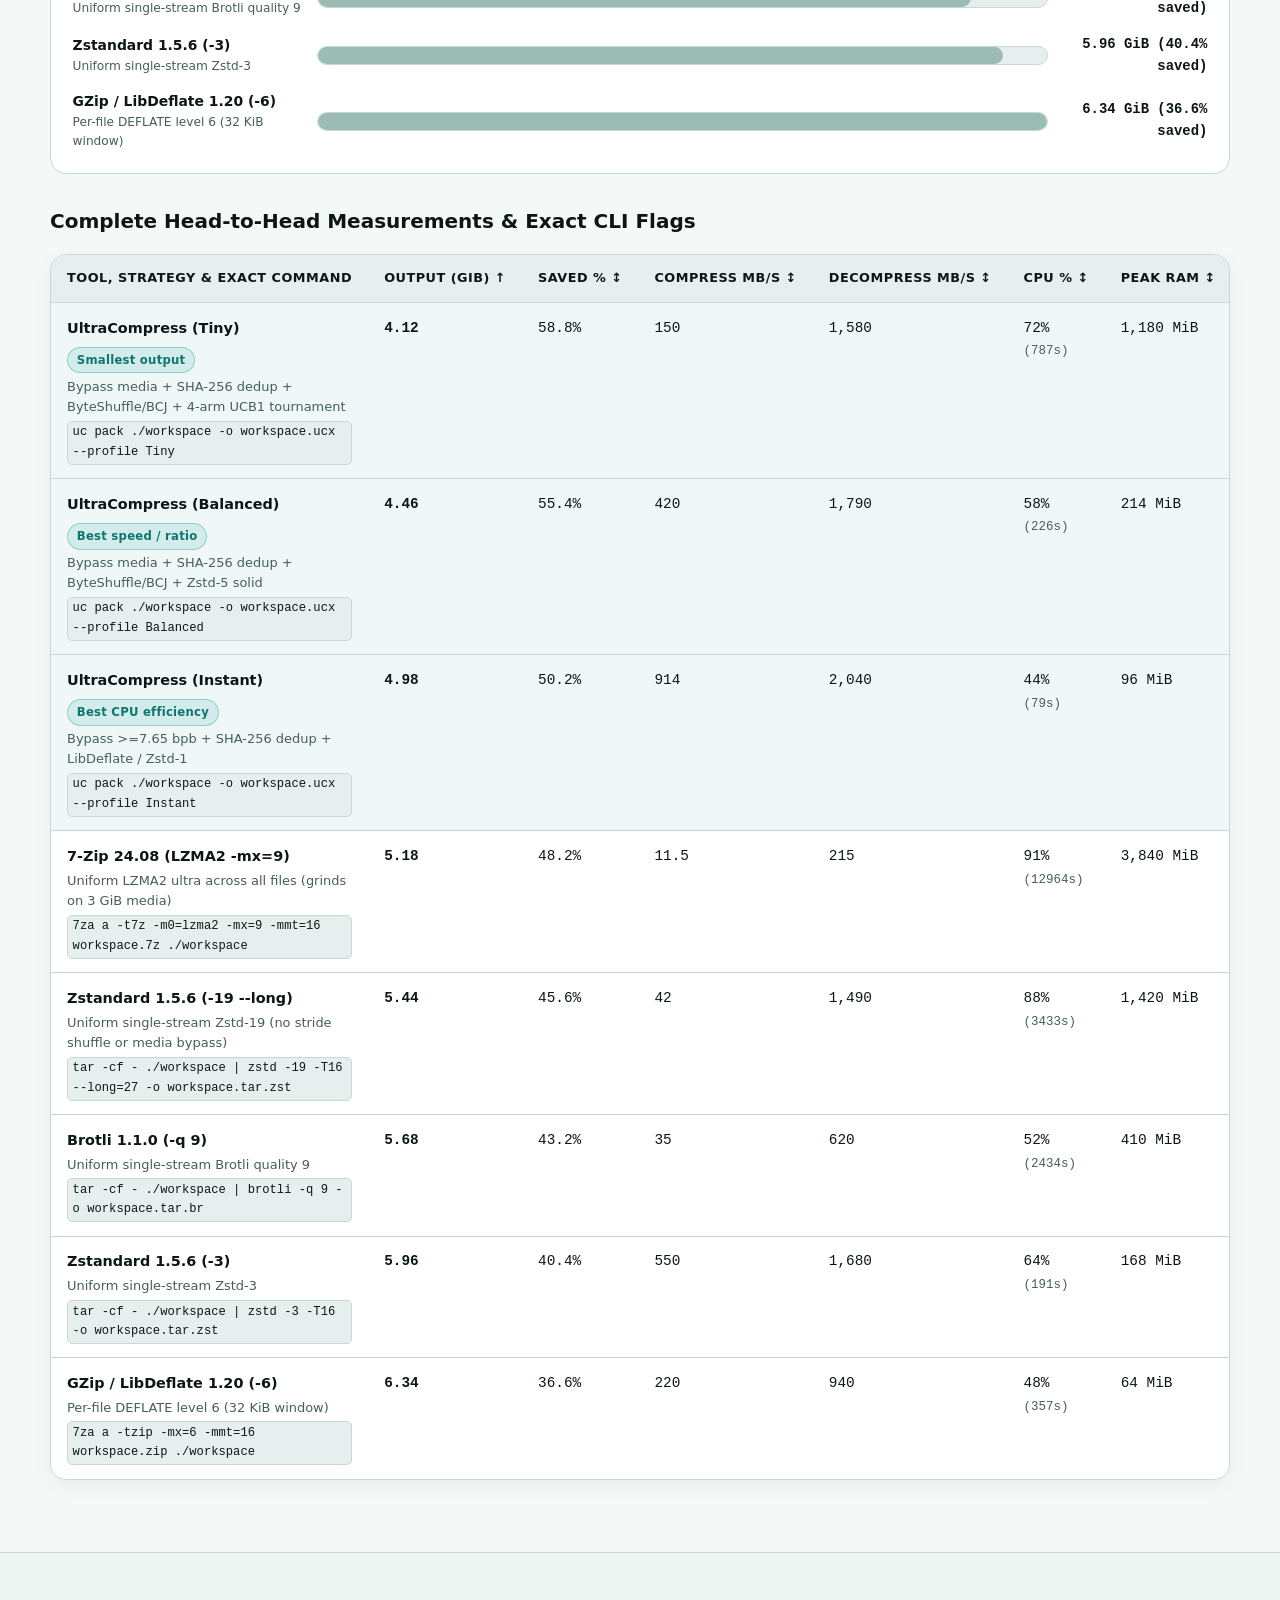
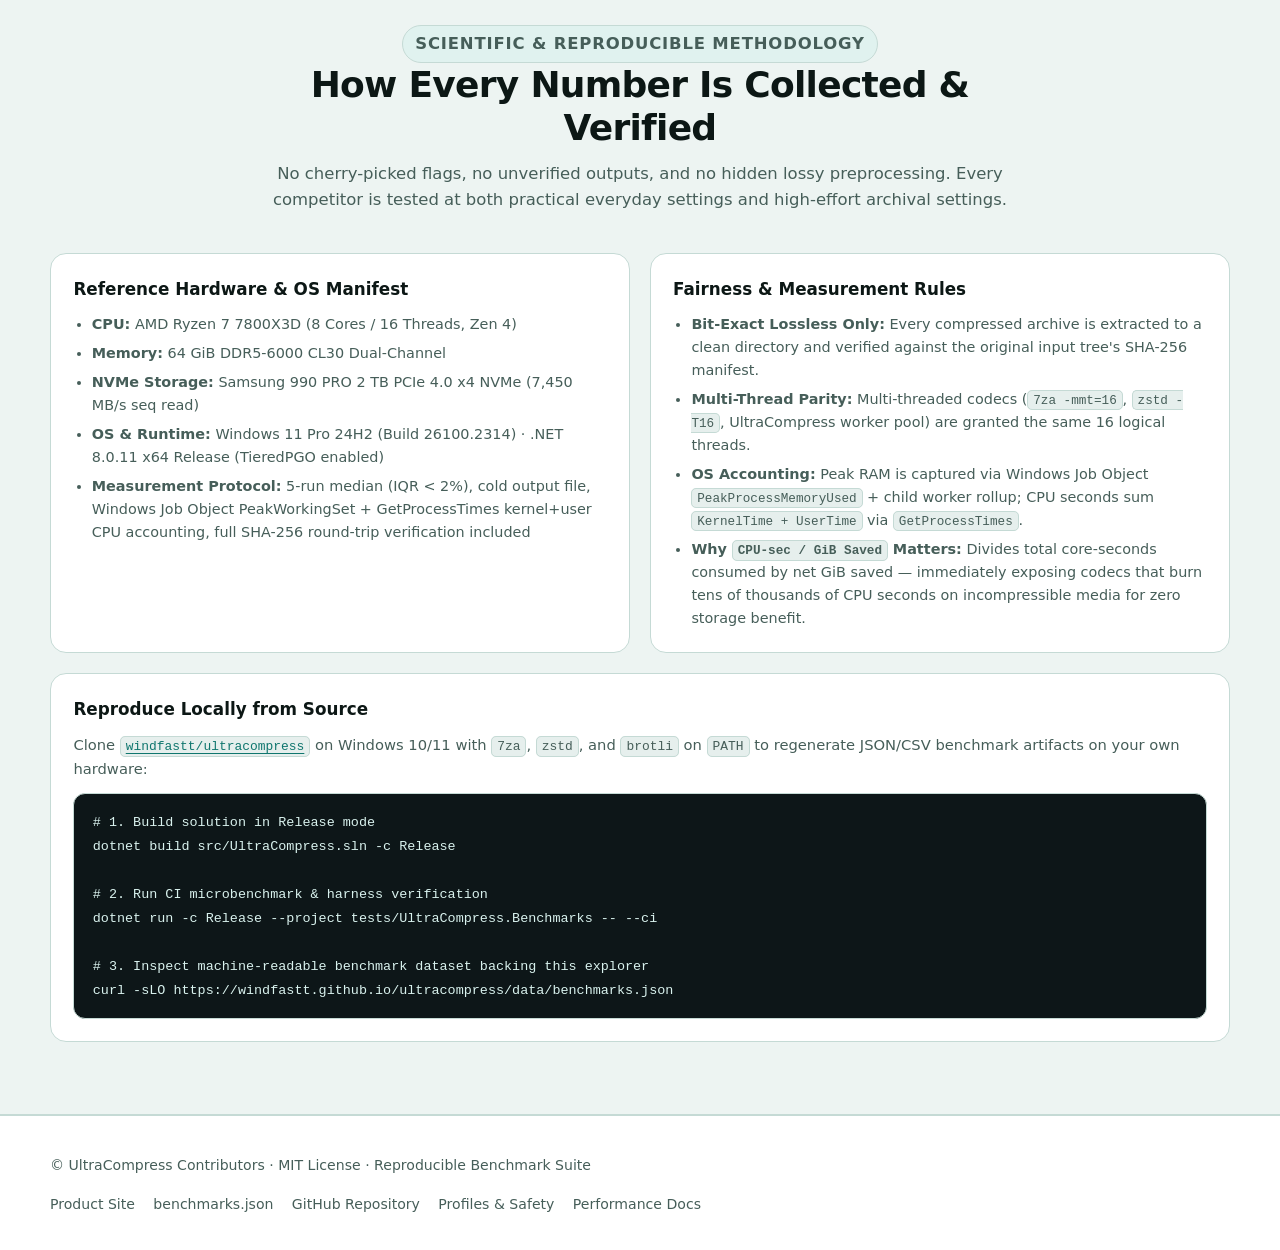
<file: benchmarks.html>
<!DOCTYPE html>
<html lang="en" data-theme="dark">
<head>
  <meta charset="utf-8" />
  <meta name="viewport" content="width=device-width, initial-scale=1" />
  <meta name="description" content="Reproducible head-to-head benchmarks comparing UltraCompress against 7-Zip (LZMA2), Zstandard, Brotli, and GZip/LibDeflate across 6 file categories: ratio, MB/s, CPU%, Peak RAM, and CPU-seconds per GiB saved." />
  <title>Competitor Benchmarks &amp; Reproducible Methodology — UltraCompress</title>
  <link rel="stylesheet" href="assets/style.css" />
  <script src="assets/main.js" defer></script>
</head>
<body data-benchmark-src="data/benchmarks.json">
  <header class="site-header">
    <div class="wrap">
      <nav class="nav-bar" aria-label="Primary">
        <a class="logo" href="index.html">
          <span class="logo-mark" aria-hidden="true">UC</span>
          UltraCompress
          <span class="logo-tag">Benchmarks</span>
        </a>
        <button type="button" class="nav-toggle" data-nav-toggle aria-expanded="false" aria-controls="nav-panel">Menu</button>
        <div class="nav-panel" id="nav-panel" data-nav-panel>
          <ul class="nav-links">
            <li><a href="index.html">Product Overview</a></li>
            <li><a href="index.html#workloads">10 GB Workloads</a></li>
            <li><a href="index.html#safety">Data Safety</a></li>
            <li><a href="#explorer" aria-current="page">Benchmark Explorer</a></li>
            <li><a href="#methodology">Methodology</a></li>
          </ul>
          <div class="nav-actions">
            <button type="button" class="btn btn-ghost btn-sm" data-theme-toggle aria-pressed="true">Light mode</button>
            <a class="btn btn-primary btn-sm" href="index.html#download">Download</a>
          </div>
        </div>
      </nav>
    </div>
  </header>

  <main id="top">
    <section class="hero hero-compact">
      <div class="wrap">
        <p class="eyebrow">Reproducible Competitor Benchmark Suite · v1.0</p>
        <h1 style="max-width:22ch;">Apples-to-apples proof across six 10 GiB workloads.</h1>
        <p class="hero-lead" style="max-width:68ch;">
          Every tool runs on the exact same Windows 11 x64 NVMe testbed with identical input directories and mandatory round-trip SHA-256 verification. Inspect archive size, compression &amp; decompression throughput, system CPU utilization, Peak Working Set RAM, and total <code>CPU-seconds per GiB saved</code>.
        </p>
        <div class="hero-cta" style="margin-bottom:0;">
          <a class="btn btn-primary" href="#explorer">Explore Interactive Charts</a>
          <a class="btn btn-ghost" href="#methodology">Hardware &amp; Reproduction Guide</a>
          <a class="btn btn-ghost" href="data/benchmarks.json">Raw JSON Artifact</a>
        </div>
      </div>
    </section>

    <section id="explorer" class="section">
      <div class="wrap" data-benchmark-explorer>
        <div class="section-header section-header-left" style="margin-bottom:1.5rem;">
          <h2>1. Select Workload Category &amp; Metric</h2>
          <p>Click any workload tab, switch the charted metric, or click any column header in the full table to re-sort.</p>
        </div>

        <div class="tab-bar tab-bar-left" role="tablist" aria-label="Benchmark Categories" data-bench-cats></div>

        <div class="bench-controls">
          <div style="font-size:0.84rem;font-weight:700;text-transform:uppercase;letter-spacing:0.04em;color:var(--text-muted);">
            Chart Metric:
          </div>
          <div class="metric-pills" role="group" aria-label="Select metric to visualize" data-bench-metrics></div>
        </div>

        <div class="bench-callout" data-bench-callout></div>
        <div class="bench-chart" data-bench-chart></div>

        <div class="section-header section-header-left" style="margin:2rem 0 1rem;">
          <h3 style="margin:0;font-size:1.25rem;">Complete Head-to-Head Measurements &amp; Exact CLI Flags</h3>
        </div>
        <div class="table-shell" data-bench-table>
          <noscript>
            <p style="padding:1rem;">Enable JavaScript to use the interactive sorter, or inspect <a href="data/benchmarks.json"><code>data/benchmarks.json</code></a> directly.</p>
          </noscript>
        </div>
      </div>
    </section>

    <section id="methodology" class="section section-alt">
      <div class="wrap">
        <header class="section-header">
          <p class="eyebrow">Scientific &amp; Reproducible Methodology</p>
          <h2>How Every Number Is Collected &amp; Verified</h2>
          <p>
            No cherry-picked flags, no unverified outputs, and no hidden lossy preprocessing. Every competitor is tested at both practical everyday settings and high-effort archival settings.
          </p>
        </header>

        <div class="method-grid">
          <article class="method-card">
            <h3>Reference Hardware &amp; OS Manifest</h3>
            <ul data-bench-hardware>
              <li><strong>CPU:</strong> AMD Ryzen 7 7800X3D (8 Cores / 16 Threads, Zen 4)</li>
              <li><strong>Memory:</strong> 64 GiB DDR5-6000 CL30 Dual-Channel</li>
              <li><strong>NVMe Storage:</strong> Samsung 990 PRO 2 TB PCIe 4.0 x4 NVMe</li>
              <li><strong>OS &amp; Runtime:</strong> Windows 11 Pro 24H2 · .NET 8.0.11 x64 Release</li>
            </ul>
          </article>

          <article class="method-card">
            <h3>Fairness &amp; Measurement Rules</h3>
            <ul>
              <li><strong>Bit-Exact Lossless Only:</strong> Every compressed archive is extracted to a clean directory and verified against the original input tree's SHA-256 manifest.</li>
              <li><strong>Multi-Thread Parity:</strong> Multi-threaded codecs (<code>7za -mmt=16</code>, <code>zstd -T16</code>, UltraCompress worker pool) are granted the same 16 logical threads.</li>
              <li><strong>OS Accounting:</strong> Peak RAM is captured via Windows Job Object <code>PeakProcessMemoryUsed</code> + child worker rollup; CPU seconds sum <code>KernelTime + UserTime</code> via <code>GetProcessTimes</code>.</li>
              <li><strong>Why <code>CPU-sec / GiB Saved</code> Matters:</strong> Divides total core-seconds consumed by net GiB saved — immediately exposing codecs that burn tens of thousands of CPU seconds on incompressible media for zero storage benefit.</li>
            </ul>
          </article>
        </div>

        <div class="method-card" style="margin-top:1.25rem;">
          <h3>Reproduce Locally from Source</h3>
          <p style="margin:0 0 0.75rem;color:var(--text-muted);font-size:0.92rem;">
            Clone <a href="https://github.com/windfastt/ultracompress"><code>windfastt/ultracompress</code></a> on Windows 10/11 with <code>7za</code>, <code>zstd</code>, and <code>brotli</code> on <code>PATH</code> to regenerate JSON/CSV benchmark artifacts on your own hardware:
          </p>
          <pre class="code-block" style="margin-top:0;"><code># 1. Build solution in Release mode
dotnet build src/UltraCompress.sln -c Release

# 2. Run CI microbenchmark &amp; harness verification
dotnet run -c Release --project tests/UltraCompress.Benchmarks -- --ci

# 3. Inspect machine-readable benchmark dataset backing this explorer
curl -sLO https://windfastt.github.io/ultracompress/data/benchmarks.json</code></pre>
        </div>
      </div>
    </section>
  </main>

  <footer class="site-footer">
    <div class="wrap footer-inner">
      <span>© UltraCompress Contributors · MIT License · Reproducible Benchmark Suite</span>
      <ul class="footer-links">
        <li><a href="index.html">Product Site</a></li>
        <li><a href="data/benchmarks.json">benchmarks.json</a></li>
        <li><a href="https://github.com/windfastt/ultracompress">GitHub Repository</a></li>
        <li><a href="https://github.com/windfastt/ultracompress/blob/main/docs/profiles-and-safety.md">Profiles &amp; Safety</a></li>
        <li><a href="https://github.com/windfastt/ultracompress/blob/main/docs/performance.md">Performance Docs</a></li>
      </ul>
    </div>
  </footer>
</body>
</html>
</file>
<file: assets/style.css>
/* UltraCompress v1.0 Product & Benchmark Site — Light/Dark High-Precision Technical Design */

:root,
[data-theme="light"] {
  color-scheme: light;
  --bg: #f4f8f7;
  --bg-elevated: #ffffff;
  --bg-muted: #e6efed;
  --bg-subtle: #edf4f2;
  --bg-code: #0d1618;
  --text-code: #d9f2ee;
  --text: #0c1715;
  --text-muted: #465e59;
  --accent: #0d9488;
  --accent-soft: rgba(13, 148, 136, 0.12);
  --accent-strong: #0f766e;
  --accent-contrast: #ffffff;
  --border: #c5dad5;
  --border-strong: #9abcb4;
  --success: #059669;
  --success-soft: rgba(5, 150, 105, 0.12);
  --warn: #b45309;
  --warn-soft: rgba(180, 83, 9, 0.12);
  --danger: #be123c;
  --danger-soft: rgba(190, 18, 60, 0.1);
  --shadow: 0 20px 44px rgba(12, 23, 21, 0.08);
  --shadow-sm: 0 6px 18px rgba(12, 23, 21, 0.05);
  --hero-glow: radial-gradient(ellipse 85% 60% at 50% -15%, rgba(13, 148, 136, 0.18), transparent 70%);
  --chip-bg: #e0f2ef;
}

[data-theme="dark"] {
  color-scheme: dark;
  --bg: #060b0d;
  --bg-elevated: #0d1619;
  --bg-muted: #132024;
  --bg-subtle: #0f1b1f;
  --bg-code: #05090b;
  --text-code: #d8f3ef;
  --text: #e7f4f2;
  --text-muted: #8ca6a1;
  --accent: #2dd4bf;
  --accent-soft: rgba(45, 212, 191, 0.14);
  --accent-strong: #5eead4;
  --accent-contrast: #042825;
  --border: #1d3136;
  --border-strong: #2d4c53;
  --success: #34d399;
  --success-soft: rgba(52, 211, 153, 0.14);
  --warn: #fbbf24;
  --warn-soft: rgba(251, 191, 36, 0.14);
  --danger: #fb7185;
  --danger-soft: rgba(251, 113, 133, 0.14);
  --shadow: 0 24px 52px rgba(0, 0, 0, 0.5);
  --shadow-sm: 0 8px 20px rgba(0, 0, 0, 0.3);
  --hero-glow: radial-gradient(ellipse 85% 60% at 50% -15%, rgba(45, 212, 191, 0.16), transparent 70%);
  --chip-bg: #13292d;
}

*,
*::before,
*::after {
  box-sizing: border-box;
}

html {
  scroll-behavior: smooth;
}

body {
  margin: 0;
  font-family: "Segoe UI", -apple-system, BlinkMacSystemFont, system-ui, sans-serif;
  background: var(--bg);
  color: var(--text);
  line-height: 1.58;
  font-size: 1rem;
}

code,
pre,
.mono {
  font-family: "Cascadia Code", "JetBrains Mono", ui-monospace, SFMono-Regular, Menlo, Consolas, monospace;
}

code {
  font-size: 0.88em;
  padding: 0.14em 0.38em;
  border-radius: 5px;
  background: var(--bg-muted);
  border: 1px solid var(--border);
}

pre code {
  padding: 0;
  background: transparent;
  border: none;
  font-size: 0.84rem;
}

a {
  color: var(--accent-strong);
  text-decoration-thickness: 1px;
  text-underline-offset: 3px;
}

a:hover {
  color: var(--accent);
}

:focus-visible {
  outline: 2px solid var(--accent);
  outline-offset: 2px;
}

.wrap {
  width: min(1180px, 100% - 2.5rem);
  margin-inline: auto;
}

/* —— Top Header & Navigation —— */
.site-header {
  position: sticky;
  top: 0;
  z-index: 60;
  background: color-mix(in srgb, var(--bg) 88%, transparent);
  backdrop-filter: blur(14px);
  border-bottom: 1px solid var(--border);
}

.nav-bar {
  display: flex;
  align-items: center;
  gap: 1.15rem;
  padding: 0.8rem 0;
}

.logo {
  display: inline-flex;
  align-items: center;
  gap: 0.6rem;
  font-weight: 700;
  font-size: 1.08rem;
  color: var(--text);
  text-decoration: none;
  margin-right: auto;
  letter-spacing: -0.01em;
}

.logo-mark {
  width: 2.05rem;
  height: 2.05rem;
  border-radius: 8px;
  background: linear-gradient(135deg, var(--accent), var(--accent-strong));
  display: grid;
  place-items: center;
  color: #042f2e;
  font-size: 0.74rem;
  font-weight: 800;
  letter-spacing: -0.02em;
}

.logo-tag {
  font-size: 0.72rem;
  font-weight: 600;
  padding: 0.12rem 0.45rem;
  border-radius: 999px;
  background: var(--chip-bg);
  color: var(--accent-strong);
  border: 1px solid var(--border);
}

.nav-panel {
  display: flex;
  align-items: center;
  gap: 1.35rem;
}

.nav-links {
  display: flex;
  align-items: center;
  gap: 1.2rem;
  list-style: none;
  margin: 0;
  padding: 0;
}

.nav-links a {
  color: var(--text-muted);
  text-decoration: none;
  font-size: 0.92rem;
  font-weight: 500;
}

.nav-links a:hover,
.nav-links a[aria-current="page"] {
  color: var(--text);
}

.nav-actions {
  display: flex;
  align-items: center;
  gap: 0.6rem;
}

.nav-toggle {
  display: none;
  border: 1px solid var(--border);
  background: var(--bg-elevated);
  color: var(--text);
  border-radius: 8px;
  padding: 0.45rem 0.7rem;
  cursor: pointer;
  font: inherit;
  font-size: 0.9rem;
}

/* —— Buttons & Chips —— */
.btn {
  display: inline-flex;
  align-items: center;
  justify-content: center;
  gap: 0.45rem;
  padding: 0.68rem 1.28rem;
  border-radius: 999px;
  font-weight: 600;
  font-size: 0.93rem;
  text-decoration: none;
  border: 1px solid transparent;
  cursor: pointer;
  font-family: inherit;
  transition: transform 0.14s ease, border-color 0.14s ease, background 0.14s ease;
}

.btn:hover {
  transform: translateY(-1px);
}

.btn-primary {
  background: var(--accent);
  color: var(--accent-contrast);
  box-shadow: 0 8px 24px var(--accent-soft);
}

.btn-primary:hover {
  color: var(--accent-contrast);
  background: var(--accent-strong);
}

.btn-ghost {
  background: var(--bg-elevated);
  color: var(--text);
  border-color: var(--border);
}

.btn-ghost:hover {
  border-color: var(--accent);
  color: var(--accent-strong);
}

.btn-sm {
  padding: 0.42rem 0.85rem;
  font-size: 0.84rem;
}

.eyebrow {
  display: inline-flex;
  align-items: center;
  gap: 0.45rem;
  padding: 0.32rem 0.75rem;
  border-radius: 999px;
  background: var(--chip-bg);
  color: var(--accent-strong);
  border: 1px solid var(--border);
  font-size: 0.76rem;
  font-weight: 700;
  text-transform: uppercase;
  letter-spacing: 0.05em;
  margin: 0 0 1rem;
}

.badge {
  display: inline-flex;
  align-items: center;
  gap: 0.3rem;
  font-size: 0.73rem;
  font-weight: 700;
  padding: 0.2rem 0.55rem;
  border-radius: 999px;
  letter-spacing: 0.02em;
  white-space: nowrap;
}

.badge-accent {
  background: var(--accent-soft);
  color: var(--accent-strong);
  border: 1px solid color-mix(in srgb, var(--accent) 35%, transparent);
}

.badge-success {
  background: var(--success-soft);
  color: var(--success);
}

.badge-warn {
  background: var(--warn-soft);
  color: var(--warn);
}

.badge-danger {
  background: var(--danger-soft);
  color: var(--danger);
}

/* —— Hero —— */
.hero {
  padding: 4rem 0 4.5rem;
  background: var(--hero-glow);
  border-bottom: 1px solid var(--border);
}

.hero-compact {
  padding: 3rem 0 3.25rem;
}

.hero-grid {
  display: grid;
  grid-template-columns: 1.08fr 0.92fr;
  gap: 2.5rem;
  align-items: center;
}

.hero h1 {
  font-size: clamp(2.15rem, 4.4vw, 3.25rem);
  line-height: 1.1;
  margin: 0 0 1.1rem;
  letter-spacing: -0.025em;
}

.hero-lead {
  font-size: 1.12rem;
  color: var(--text-muted);
  max-width: 54ch;
  margin: 0 0 1.65rem;
}

.hero-cta {
  display: flex;
  flex-wrap: wrap;
  gap: 0.75rem;
  margin-bottom: 1.35rem;
}

.hero-guarantees {
  display: flex;
  flex-wrap: wrap;
  gap: 0.6rem 1.2rem;
  padding: 0;
  margin: 0;
  list-style: none;
  font-size: 0.88rem;
  color: var(--text-muted);
}

.hero-guarantees li::before {
  content: "✓ ";
  color: var(--accent-strong);
  font-weight: 700;
}

/* —— Hero Inspector Terminal Card —— */
.inspector-card {
  background: var(--bg-elevated);
  border: 1px solid var(--border);
  border-radius: 18px;
  overflow: hidden;
  box-shadow: var(--shadow);
}

.window-bar {
  display: flex;
  align-items: center;
  justify-content: space-between;
  padding: 0.7rem 1rem;
  background: var(--bg-muted);
  border-bottom: 1px solid var(--border);
  font-size: 0.8rem;
  color: var(--text-muted);
}

.window-dots {
  display: flex;
  gap: 0.4rem;
}

.window-dots span {
  width: 0.62rem;
  height: 0.62rem;
  border-radius: 50%;
  background: var(--border-strong);
}

.inspector-body {
  padding: 1.15rem 1.25rem 1.3rem;
}

.stream-route-list {
  display: grid;
  gap: 0.65rem;
  margin: 0.85rem 0 1rem;
}

.stream-route-item {
  display: grid;
  grid-template-columns: 1fr auto;
  gap: 0.35rem 0.75rem;
  padding: 0.7rem 0.85rem;
  border-radius: 11px;
  background: var(--bg-subtle);
  border: 1px solid var(--border);
  font-size: 0.85rem;
}

.stream-route-item strong {
  color: var(--text);
  font-size: 0.88rem;
}

.stream-route-meta {
  grid-column: 1 / -1;
  color: var(--text-muted);
  font-size: 0.8rem;
}

.stat-row {
  display: grid;
  grid-template-columns: repeat(3, 1fr);
  gap: 0.65rem;
}

.stat {
  text-align: center;
  padding: 0.65rem 0.5rem;
  border-radius: 10px;
  background: var(--bg-muted);
  border: 1px solid var(--border);
}

.stat strong {
  display: block;
  font-size: 1.15rem;
  color: var(--accent-strong);
}

.stat span {
  font-size: 0.72rem;
  color: var(--text-muted);
  text-transform: uppercase;
  letter-spacing: 0.03em;
}

/* —— Sections —— */
.section {
  padding: 4.5rem 0;
}

.section-alt {
  background: var(--bg-subtle);
  border-block: 1px solid var(--border);
}

.section-header {
  max-width: 760px;
  margin: 0 auto 2.5rem;
  text-align: center;
}

.section-header-left {
  margin-inline: 0;
  text-align: left;
}

.section-header h2 {
  font-size: clamp(1.65rem, 3vw, 2.25rem);
  margin: 0 0 0.7rem;
  letter-spacing: -0.02em;
  line-height: 1.2;
}

.section-header p {
  color: var(--text-muted);
  margin: 0;
  font-size: 1.03rem;
}

/* —— Why UltraCompress Exists (Comparison) —— */
.why-grid {
  display: grid;
  grid-template-columns: repeat(3, 1fr);
  gap: 1.15rem;
  margin-bottom: 2rem;
}

.why-card {
  padding: 1.4rem;
  border-radius: 16px;
  background: var(--bg-elevated);
  border: 1px solid var(--border);
  box-shadow: var(--shadow-sm);
}

.why-card h3 {
  margin: 0.5rem 0 0.5rem;
  font-size: 1.06rem;
}

.why-card p {
  margin: 0;
  color: var(--text-muted);
  font-size: 0.92rem;
}

/* —— Data Tables —— */
.table-shell {
  overflow-x: auto;
  border-radius: 16px;
  border: 1px solid var(--border);
  background: var(--bg-elevated);
  box-shadow: var(--shadow-sm);
}

.data-table {
  width: 100%;
  border-collapse: collapse;
  font-size: 0.9rem;
  text-align: left;
}

.data-table th,
.data-table td {
  padding: 0.85rem 1rem;
  border-bottom: 1px solid var(--border);
  vertical-align: top;
}

.data-table th {
  background: var(--bg-muted);
  color: var(--text);
  font-weight: 700;
  font-size: 0.8rem;
  text-transform: uppercase;
  letter-spacing: 0.04em;
  white-space: nowrap;
}

.data-table tbody tr:last-child td {
  border-bottom: none;
}

.data-table tbody tr.is-uc {
  background: color-mix(in srgb, var(--accent-soft) 55%, var(--bg-elevated));
}

.data-table th button.sort-btn {
  background: none;
  border: none;
  color: inherit;
  font: inherit;
  text-transform: inherit;
  letter-spacing: inherit;
  cursor: pointer;
  padding: 0;
  display: inline-flex;
  align-items: center;
  gap: 0.3rem;
}

.data-table th button.sort-btn:hover {
  color: var(--accent-strong);
}

/* —— Interactive 4 Canonical Workloads Showcase —— */
.tab-bar {
  display: flex;
  flex-wrap: wrap;
  gap: 0.55rem;
  margin-bottom: 1.5rem;
  justify-content: center;
}

.tab-bar-left {
  justify-content: flex-start;
}

.tab-btn {
  padding: 0.62rem 1.05rem;
  border-radius: 12px;
  border: 1px solid var(--border);
  background: var(--bg-elevated);
  color: var(--text-muted);
  font: inherit;
  font-size: 0.9rem;
  font-weight: 600;
  cursor: pointer;
  transition: all 0.15s ease;
}

.tab-btn:hover {
  border-color: var(--accent);
  color: var(--text);
}

.tab-btn[aria-selected="true"],
.tab-btn.is-active {
  background: var(--accent);
  color: var(--accent-contrast);
  border-color: var(--accent);
  box-shadow: 0 8px 20px var(--accent-soft);
}

.workload-panel {
  background: var(--bg-elevated);
  border: 1px solid var(--border);
  border-radius: 20px;
  padding: 1.75rem;
  box-shadow: var(--shadow);
}

.workload-top {
  display: flex;
  flex-wrap: wrap;
  align-items: flex-start;
  justify-content: space-between;
  gap: 1rem;
  padding-bottom: 1.25rem;
  border-bottom: 1px solid var(--border);
  margin-bottom: 1.4rem;
}

.workload-top h3 {
  margin: 0.25rem 0 0.35rem;
  font-size: 1.35rem;
}

.workload-top p {
  margin: 0;
  color: var(--text-muted);
  max-width: 64ch;
  font-size: 0.95rem;
}

.workload-columns {
  display: grid;
  grid-template-columns: repeat(3, 1fr);
  gap: 1.15rem;
  margin-bottom: 1.35rem;
}

.workload-box {
  padding: 1.15rem;
  border-radius: 14px;
  background: var(--bg-subtle);
  border: 1px solid var(--border);
}

.workload-box h4 {
  margin: 0 0 0.65rem;
  font-size: 0.82rem;
  text-transform: uppercase;
  letter-spacing: 0.05em;
  color: var(--accent-strong);
}

.signal-list,
.rejected-list {
  margin: 0;
  padding-left: 1.1rem;
  font-size: 0.88rem;
  color: var(--text-muted);
  display: grid;
  gap: 0.45rem;
}

.signal-list strong,
.rejected-list strong {
  color: var(--text);
}

.pipeline-steps {
  display: grid;
  gap: 0.45rem;
}

.pipeline-step {
  padding: 0.5rem 0.7rem;
  border-radius: 8px;
  background: var(--bg-elevated);
  border: 1px solid var(--border);
  font-size: 0.85rem;
  font-weight: 600;
}

.outcome-strip {
  display: grid;
  grid-template-columns: repeat(4, 1fr);
  gap: 0.85rem;
  padding: 1rem;
  border-radius: 14px;
  background: var(--bg-muted);
  border: 1px solid var(--border);
}

.outcome-metric span {
  display: block;
  font-size: 0.74rem;
  text-transform: uppercase;
  letter-spacing: 0.04em;
  color: var(--text-muted);
}

.outcome-metric strong {
  display: block;
  font-size: 1.15rem;
  color: var(--accent-strong);
  margin-top: 0.15rem;
}

.outcome-metric small {
  display: block;
  font-size: 0.78rem;
  color: var(--text-muted);
}

.report-drawer {
  margin-top: 1.1rem;
}

.code-block {
  margin: 0.75rem 0 0;
  padding: 1rem 1.15rem;
  border-radius: 12px;
  background: var(--bg-code);
  color: var(--text-code);
  border: 1px solid var(--border);
  overflow-x: auto;
  line-height: 1.5;
}

/* —— Four-Mode Data Safety Guarantee —— */
.safety-grid {
  display: grid;
  grid-template-columns: repeat(2, 1fr);
  gap: 1.15rem;
}

.safety-card {
  padding: 1.45rem;
  border-radius: 16px;
  background: var(--bg-elevated);
  border: 1px solid var(--border);
  display: flex;
  flex-direction: column;
  gap: 0.7rem;
}

.safety-card.is-default {
  border-width: 2px;
  border-color: var(--accent);
}

.safety-card-head {
  display: flex;
  align-items: center;
  justify-content: space-between;
  gap: 0.75rem;
  flex-wrap: wrap;
}

.safety-card h3 {
  margin: 0;
  font-size: 1.12rem;
}

.safety-card p {
  margin: 0;
  font-size: 0.92rem;
  color: var(--text-muted);
}

.safety-rules {
  margin: 0;
  padding-left: 1.1rem;
  font-size: 0.86rem;
  color: var(--text-muted);
  display: grid;
  gap: 0.32rem;
}

.safety-rules strong {
  color: var(--text);
}

/* —— Desktop Archive Manager Tour —— */
.desktop-showcase {
  display: grid;
  grid-template-columns: 0.38fr 0.62fr;
  gap: 1.5rem;
  align-items: stretch;
  margin-bottom: 2rem;
}

.desktop-nav {
  display: flex;
  flex-direction: column;
  gap: 0.6rem;
}

.desktop-tab {
  text-align: left;
  padding: 0.95rem 1.1rem;
  border-radius: 14px;
  border: 1px solid var(--border);
  background: var(--bg-elevated);
  color: var(--text);
  cursor: pointer;
  font: inherit;
  transition: border-color 0.15s ease, background 0.15s ease;
}

.desktop-tab:hover {
  border-color: var(--accent);
}

.desktop-tab[aria-selected="true"] {
  border-color: var(--accent);
  background: color-mix(in srgb, var(--accent-soft) 65%, var(--bg-elevated));
}

.desktop-tab strong {
  display: block;
  font-size: 0.96rem;
  margin-bottom: 0.2rem;
}

.desktop-tab span {
  display: block;
  font-size: 0.83rem;
  color: var(--text-muted);
}

.desktop-mock {
  background: var(--bg-elevated);
  border: 1px solid var(--border);
  border-radius: 18px;
  overflow: hidden;
  box-shadow: var(--shadow);
  display: flex;
  flex-direction: column;
}

.desktop-mock-body {
  padding: 1.35rem;
  flex: 1;
  display: flex;
  flex-direction: column;
  justify-content: space-between;
  gap: 1rem;
}

.mock-kv-grid {
  display: grid;
  grid-template-columns: repeat(2, 1fr);
  gap: 0.75rem;
}

.mock-kv {
  padding: 0.75rem 0.9rem;
  border-radius: 10px;
  background: var(--bg-subtle);
  border: 1px solid var(--border);
  font-size: 0.85rem;
}

.mock-kv span {
  display: block;
  font-size: 0.74rem;
  color: var(--text-muted);
  text-transform: uppercase;
  letter-spacing: 0.03em;
}

.mock-kv strong {
  display: block;
  margin-top: 0.2rem;
  font-size: 0.94rem;
}

.feature-grid {
  display: grid;
  grid-template-columns: repeat(auto-fill, minmax(260px, 1fr));
  gap: 1.1rem;
}

.feature-card {
  padding: 1.3rem;
  border-radius: 15px;
  background: var(--bg-elevated);
  border: 1px solid var(--border);
}

.feature-card h3 {
  margin: 0 0 0.4rem;
  font-size: 1rem;
  color: var(--text);
}

.feature-card p {
  margin: 0;
  color: var(--text-muted);
  font-size: 0.89rem;
}

/* —— Benchmark Visual Explorer Bars —— */
.bench-controls {
  display: flex;
  flex-wrap: wrap;
  align-items: center;
  justify-content: space-between;
  gap: 1rem;
  margin-bottom: 1.25rem;
}

.metric-pills {
  display: flex;
  flex-wrap: wrap;
  gap: 0.45rem;
}

.metric-pill {
  padding: 0.45rem 0.8rem;
  border-radius: 999px;
  border: 1px solid var(--border);
  background: var(--bg-elevated);
  color: var(--text-muted);
  font: inherit;
  font-size: 0.82rem;
  font-weight: 600;
  cursor: pointer;
}

.metric-pill.is-active,
.metric-pill[aria-pressed="true"] {
  background: var(--accent-soft);
  color: var(--accent-strong);
  border-color: var(--accent);
}

.bench-callout {
  padding: 1.15rem 1.3rem;
  border-radius: 14px;
  background: var(--bg-elevated);
  border: 1px solid var(--border);
  margin-bottom: 1.25rem;
}

.bench-callout h3 {
  margin: 0 0 0.35rem;
  font-size: 1.1rem;
}

.bench-callout p {
  margin: 0;
  font-size: 0.92rem;
  color: var(--text-muted);
}

.bench-chart {
  background: var(--bg-elevated);
  border: 1px solid var(--border);
  border-radius: 16px;
  padding: 1.35rem;
  margin-bottom: 1.5rem;
  display: grid;
  gap: 0.85rem;
}

.bar-row {
  display: grid;
  grid-template-columns: 230px 1fr 145px;
  align-items: center;
  gap: 0.9rem;
  font-size: 0.87rem;
}

.bar-label {
  font-weight: 600;
  color: var(--text);
}

.bar-label small {
  display: block;
  font-weight: 400;
  color: var(--text-muted);
  font-size: 0.76rem;
}

.bar-track {
  height: 1.2rem;
  border-radius: 999px;
  background: var(--bg-muted);
  overflow: hidden;
  border: 1px solid var(--border);
}

.bar-fill {
  height: 100%;
  border-radius: 999px;
  background: var(--border-strong);
  transition: width 0.25s ease;
}

.bar-row.is-uc .bar-fill {
  background: linear-gradient(90deg, var(--accent), var(--accent-strong));
}

.bar-value {
  text-align: right;
  font-variant-numeric: tabular-nums;
  font-weight: 700;
}

/* —— Methodology & Architecture Cards —— */
.method-grid {
  display: grid;
  grid-template-columns: repeat(2, 1fr);
  gap: 1.2rem;
}

.method-card {
  padding: 1.4rem;
  border-radius: 16px;
  background: var(--bg-elevated);
  border: 1px solid var(--border);
}

.method-card h3 {
  margin: 0 0 0.65rem;
  font-size: 1.05rem;
}

.method-card ul {
  margin: 0;
  padding-left: 1.15rem;
  color: var(--text-muted);
  font-size: 0.9rem;
  display: grid;
  gap: 0.4rem;
}

/* —— Download CTA —— */
.download-grid {
  display: grid;
  grid-template-columns: 1fr 1fr;
  gap: 1.25rem;
}

.download-panel {
  padding: 2rem;
  border-radius: 18px;
  background: var(--bg-elevated);
  border: 1px solid var(--border);
  box-shadow: var(--shadow-sm);
}

.download-panel h3 {
  margin: 0 0 0.5rem;
  font-size: 1.25rem;
}

.download-panel p {
  color: var(--text-muted);
  margin: 0 0 1.2rem;
  font-size: 0.94rem;
}

.download-meta {
  display: flex;
  flex-wrap: wrap;
  gap: 0.6rem 1.2rem;
  margin-top: 1.1rem;
  font-size: 0.83rem;
  color: var(--text-muted);
}

/* —— Footer —— */
.site-footer {
  border-top: 1px solid var(--border);
  padding: 2.4rem 0;
  background: var(--bg-elevated);
}

.footer-inner {
  display: flex;
  flex-wrap: wrap;
  align-items: center;
  justify-content: space-between;
  gap: 1rem;
  font-size: 0.88rem;
  color: var(--text-muted);
}

.footer-links {
  display: flex;
  flex-wrap: wrap;
  gap: 1.15rem;
  list-style: none;
  margin: 0;
  padding: 0;
}

.footer-links a {
  color: var(--text-muted);
  text-decoration: none;
}

.footer-links a:hover {
  color: var(--accent-strong);
}

/* —— Responsive Breakpoints —— */
@media (max-width: 980px) {
  .hero-grid,
  .why-grid,
  .workload-columns,
  .desktop-showcase,
  .download-grid,
  .method-grid {
    grid-template-columns: 1fr;
  }

  .outcome-strip,
  .safety-grid {
    grid-template-columns: repeat(2, 1fr);
  }

  .bar-row {
    grid-template-columns: 180px 1fr 120px;
  }
}

@media (max-width: 760px) {
  .nav-toggle {
    display: inline-flex;
  }

  .nav-panel {
    display: none;
    position: absolute;
    top: 100%;
    left: 0;
    right: 0;
    background: var(--bg-elevated);
    border-bottom: 1px solid var(--border);
    padding: 1rem 1.25rem 1.25rem;
    flex-direction: column;
    align-items: flex-start;
    gap: 1rem;
  }

  .nav-panel.is-open {
    display: flex;
  }

  .nav-links {
    flex-direction: column;
    align-items: flex-start;
    gap: 0.75rem;
  }

  .site-header .wrap {
    position: relative;
  }

  .outcome-strip,
  .safety-grid,
  .stat-row,
  .mock-kv-grid {
    grid-template-columns: 1fr;
  }

  .bar-row {
    grid-template-columns: 1fr;
    gap: 0.3rem;
  }

  .bar-value {
    text-align: left;
  }
}
</file>
